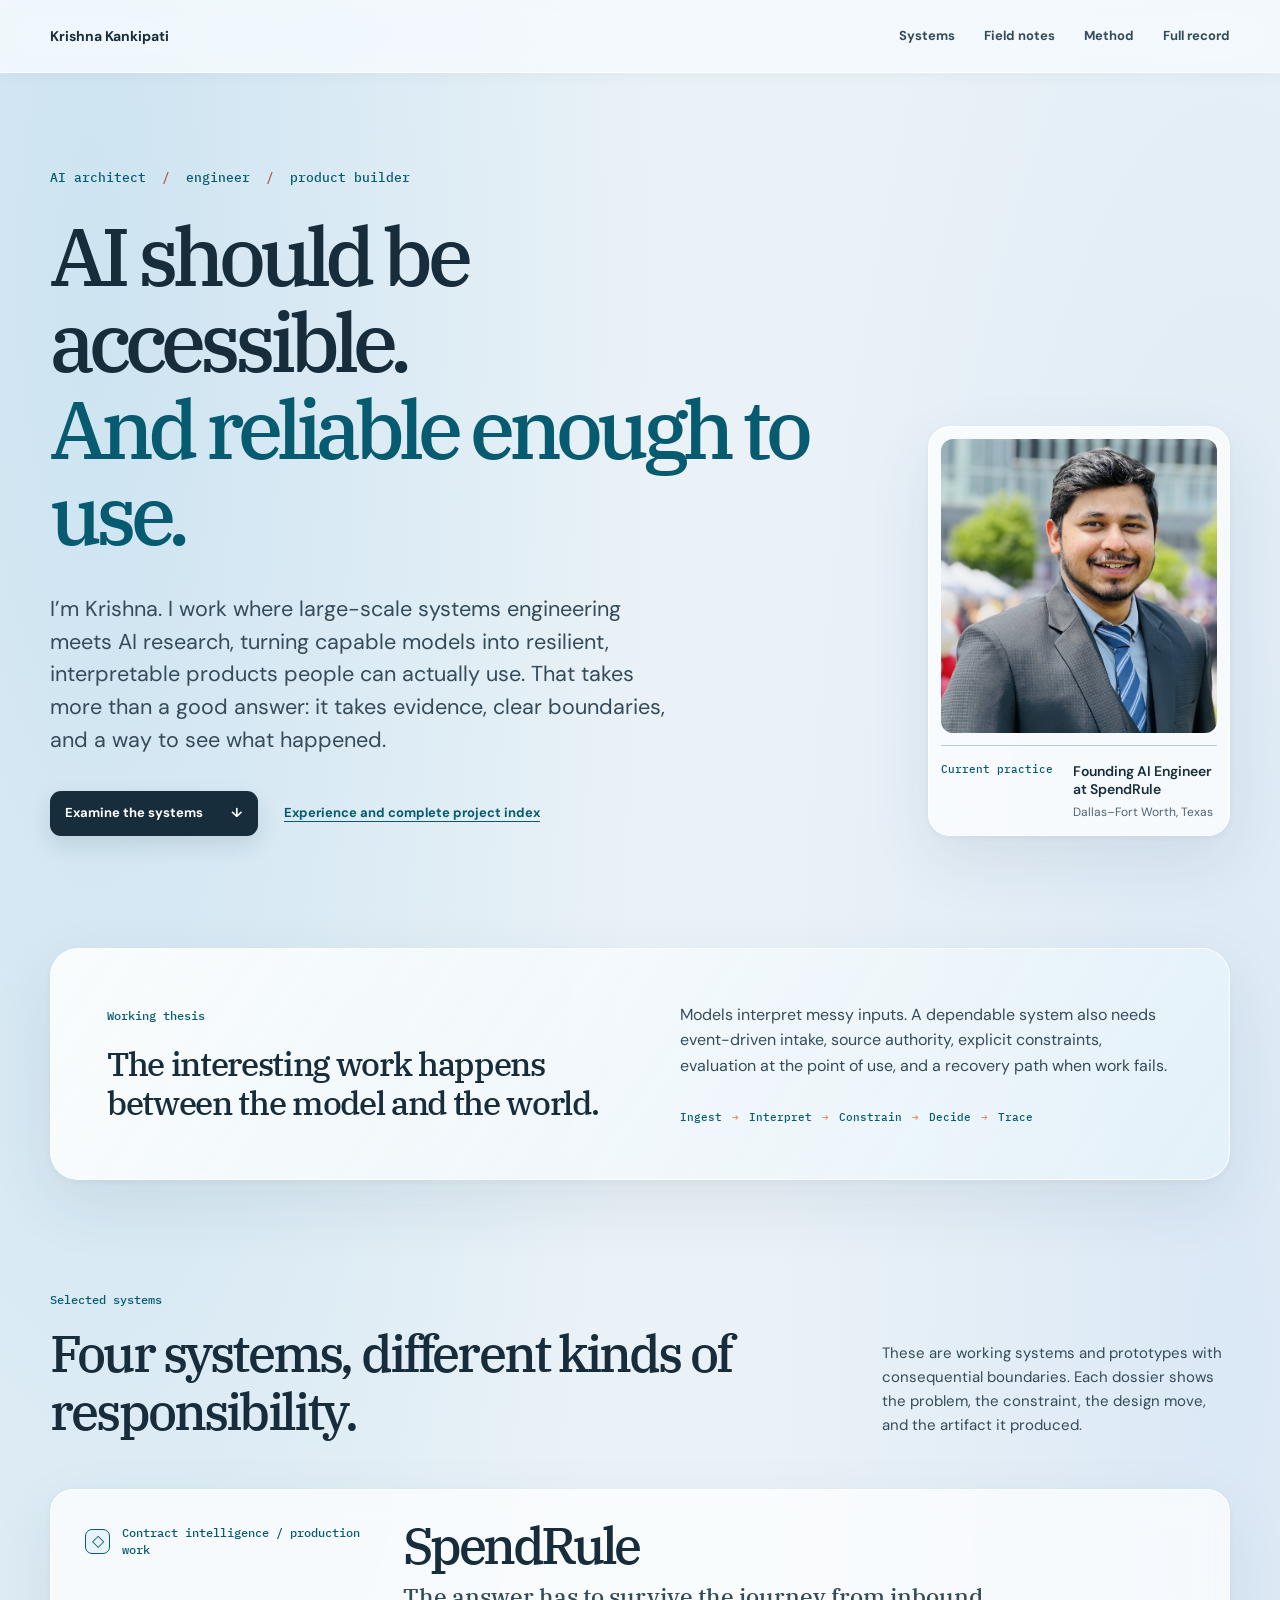
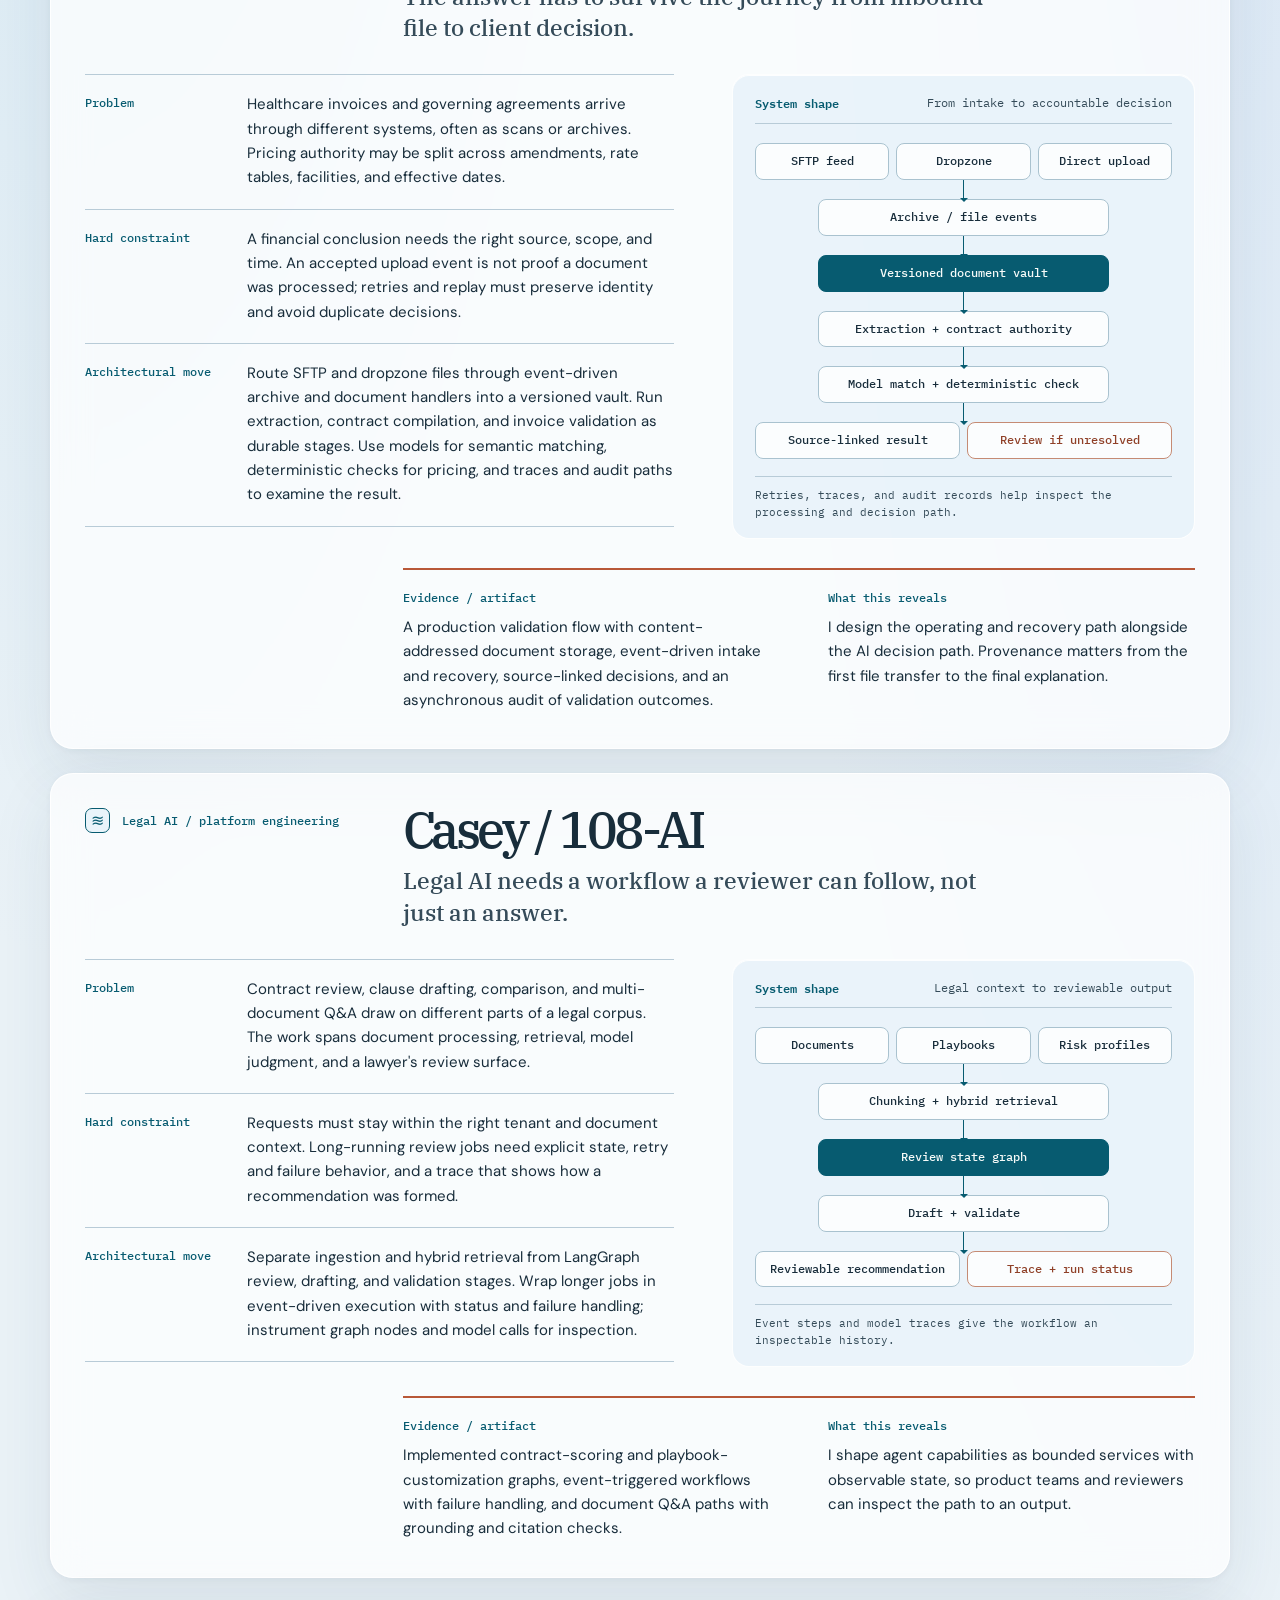
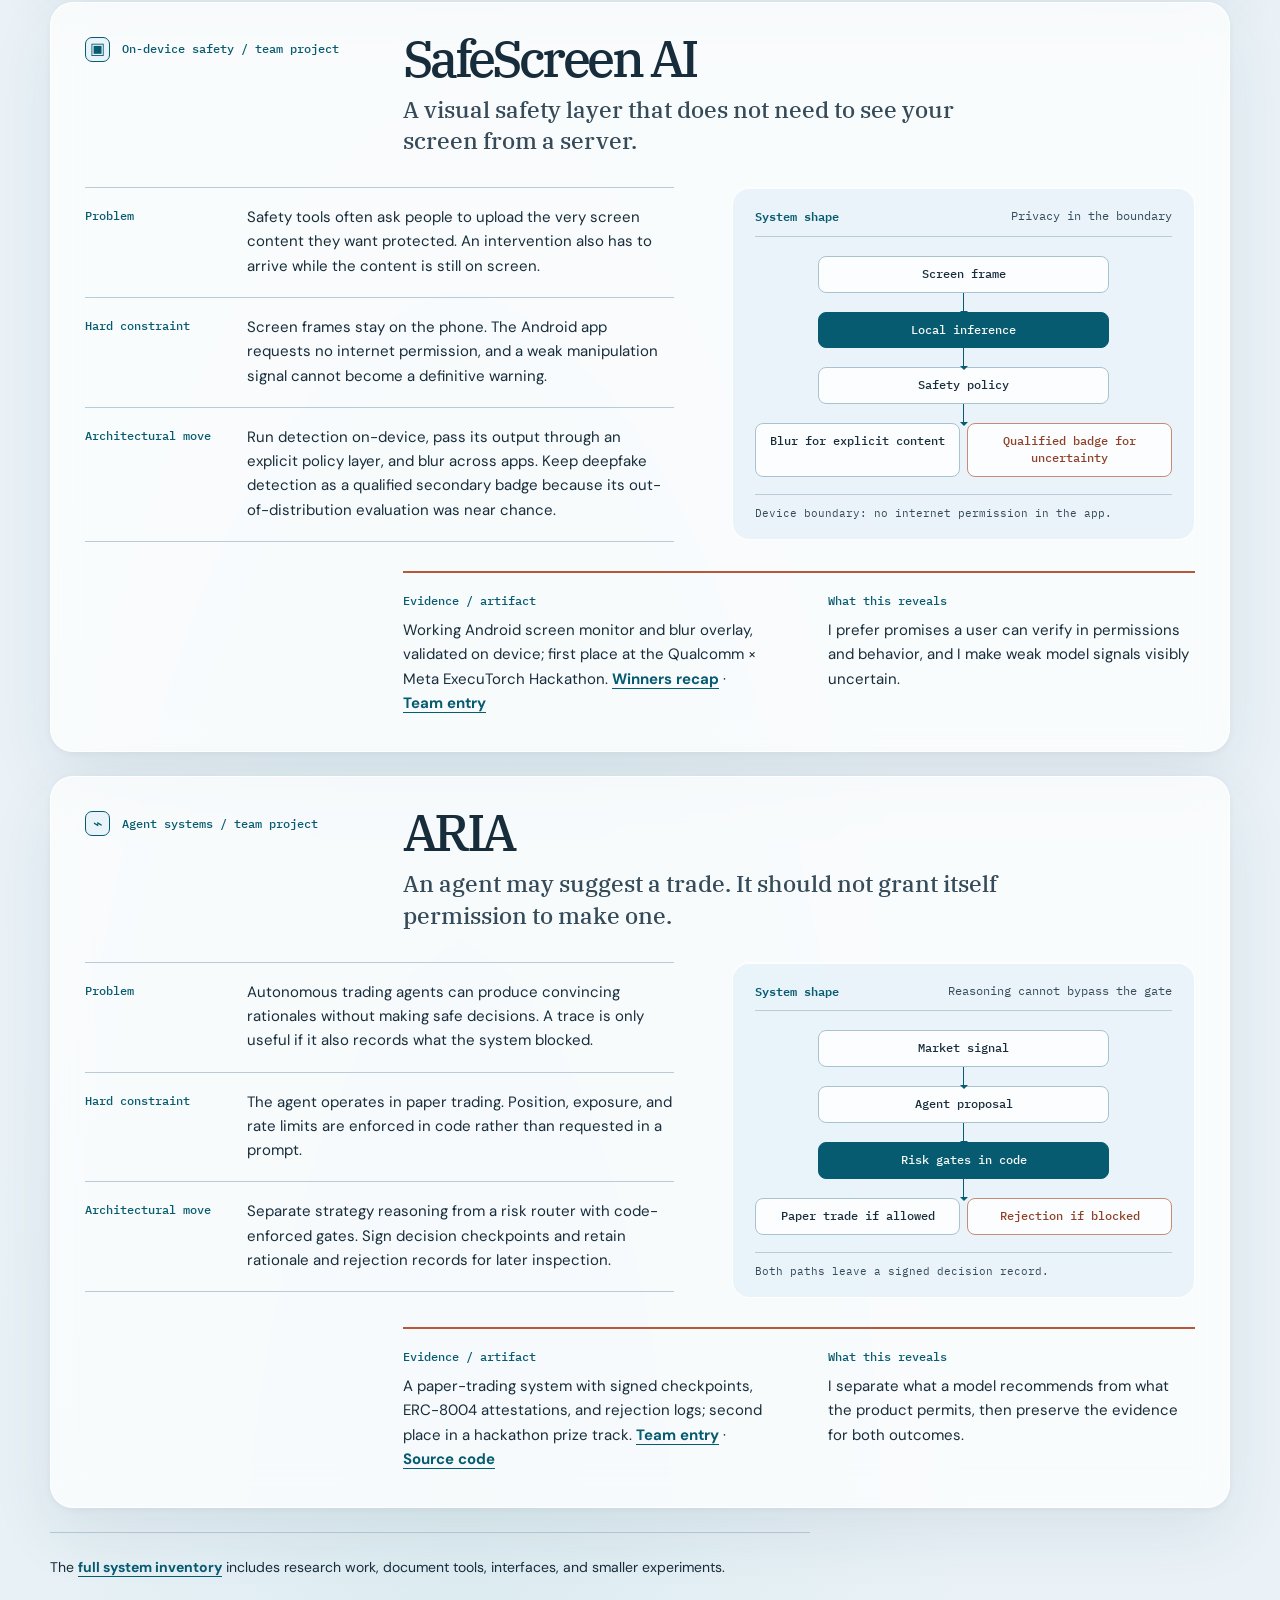
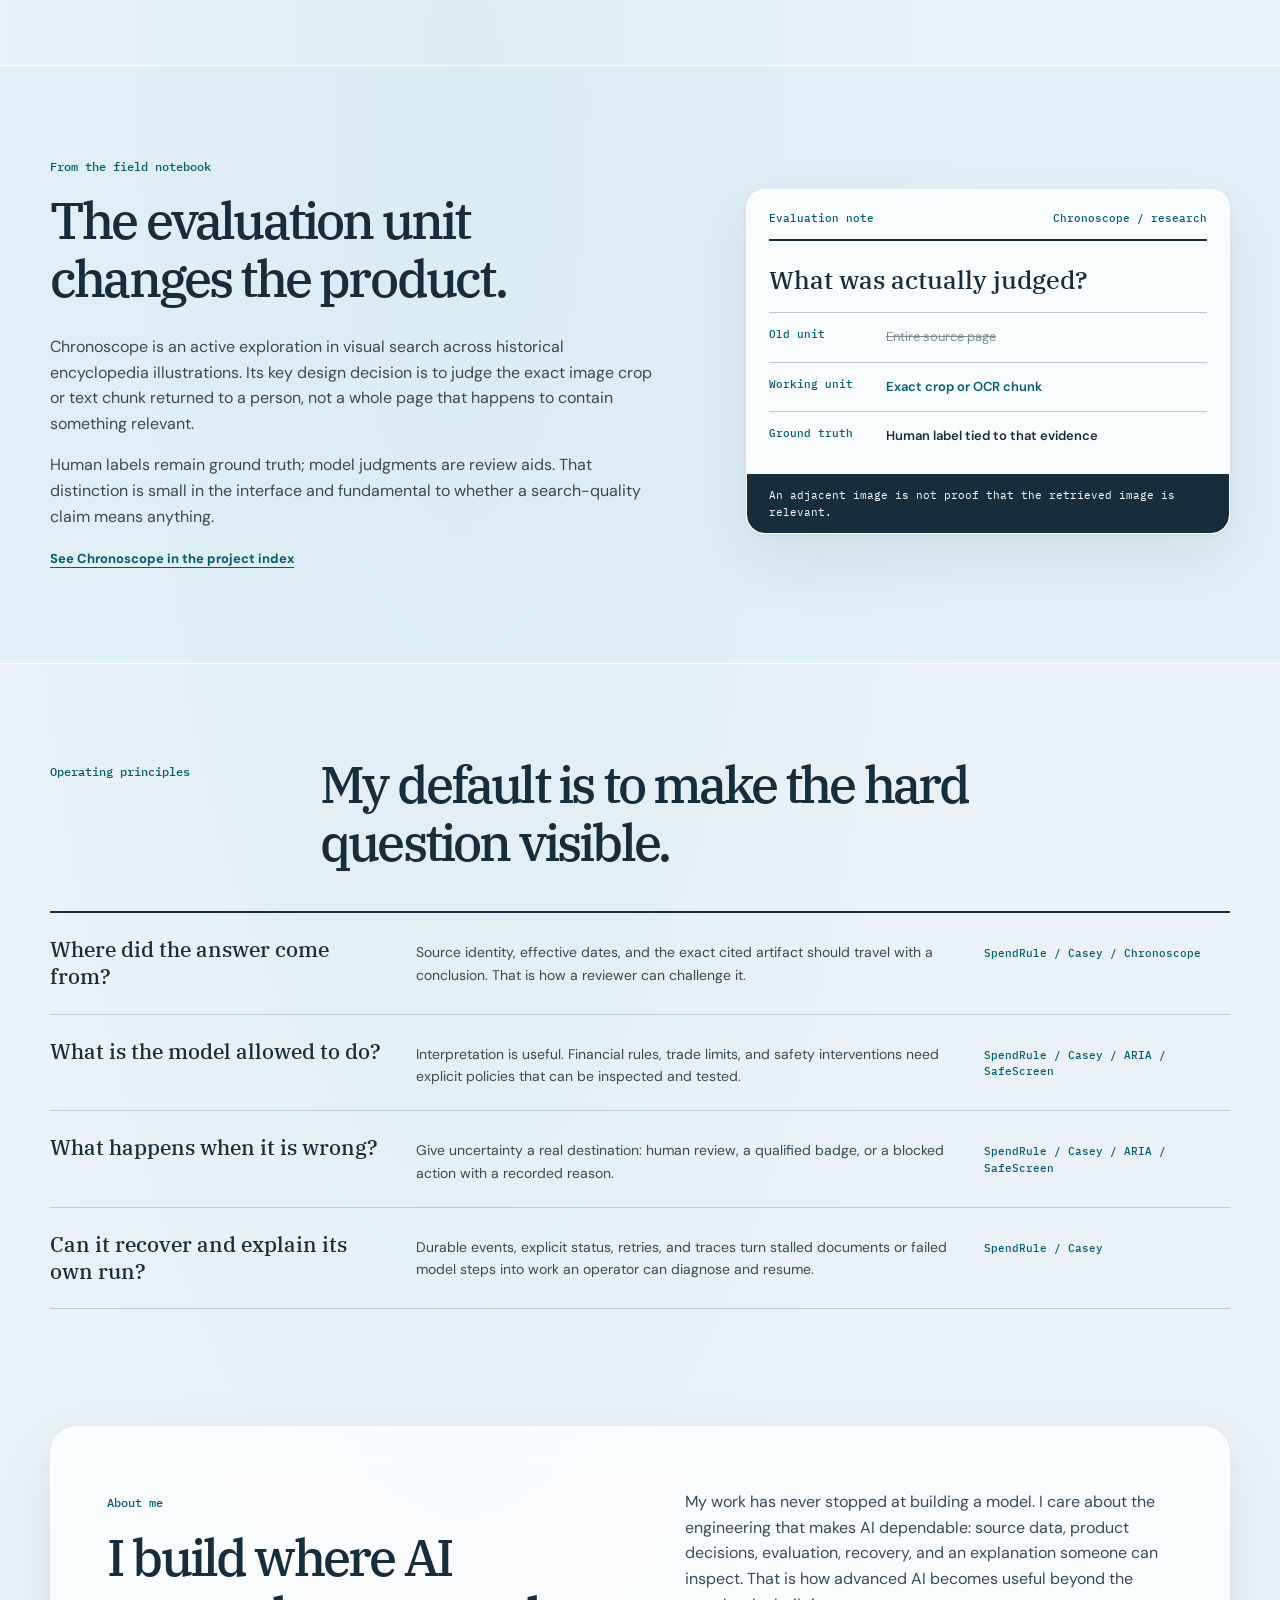
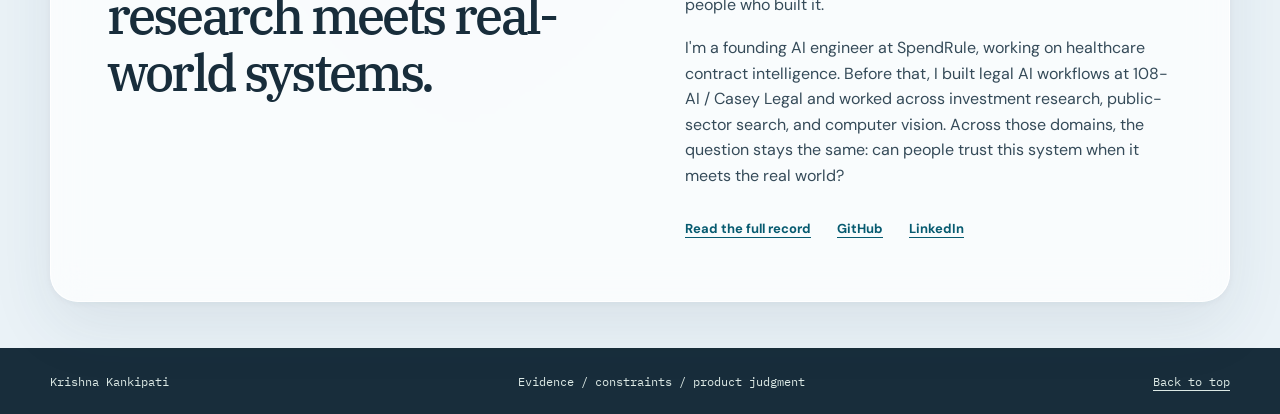
<file: index.html>
<!doctype html>
<html lang="en">
<head>
  <meta charset="utf-8">
  <meta name="viewport" content="width=device-width, initial-scale=1">
  <meta name="description" content="Krishna Kankipati is a founding AI engineer at SpendRule. Explore his work in contract intelligence, legal AI, on-device safety, and autonomous agents.">
  <title>Krishna Kankipati | AI Architect &amp; Founding AI Engineer</title>
  <link rel="canonical" href="https://krishna2709.github.io/portfolio/">
  <meta property="og:type" content="profile">
  <meta property="og:site_name" content="Krishna Kankipati">
  <meta property="og:title" content="Krishna Kankipati | AI Architect &amp; Founding AI Engineer">
  <meta property="og:description" content="AI systems built for evidence, reliability, and real-world use. Explore Krishna's work across contract intelligence, legal AI, on-device safety, and agents.">
  <meta property="og:url" content="https://krishna2709.github.io/portfolio/">
  <meta property="og:image" content="https://krishna2709.github.io/portfolio/assets/social-preview.jpg">
  <meta property="og:image:width" content="1200">
  <meta property="og:image:height" content="630">
  <meta property="og:image:alt" content="Krishna Kankipati beside the words AI should be accessible and reliable enough to use">
  <meta name="twitter:card" content="summary_large_image">
  <meta name="twitter:title" content="Krishna Kankipati | AI Architect &amp; Founding AI Engineer">
  <meta name="twitter:description" content="AI systems built for evidence, reliability, and real-world use.">
  <meta name="twitter:image" content="https://krishna2709.github.io/portfolio/assets/social-preview.jpg">
  <script type="application/ld+json">
  {
    "@context": "https://schema.org",
    "@type": "ProfilePage",
    "@id": "https://krishna2709.github.io/portfolio/#profile",
    "url": "https://krishna2709.github.io/portfolio/",
    "mainEntity": {
      "@type": "Person",
      "@id": "https://krishna2709.github.io/portfolio/#person",
      "name": "Krishna Kankipati",
      "url": "https://krishna2709.github.io/portfolio/",
      "image": "https://krishna2709.github.io/portfolio/assets/krishna-headshot.jpg",
      "jobTitle": "Founding AI Engineer",
      "worksFor": {"@type": "Organization", "name": "SpendRule"},
      "description": "AI architect and engineer building reliable, interpretable systems across contract intelligence, legal AI, on-device safety, and autonomous agents.",
      "sameAs": [
        "https://github.com/Krishna2709",
        "https://www.linkedin.com/in/krishnacse/"
      ]
    }
  }
  </script>
  <link rel="preconnect" href="https://fonts.googleapis.com">
  <link rel="preconnect" href="https://fonts.gstatic.com" crossorigin>
  <link href="https://fonts.googleapis.com/css2?family=DM+Sans:wght@400;500;600;700&family=IBM+Plex+Mono:wght@400;500;600&family=IBM+Plex+Serif:wght@400;500;600&display=swap" rel="stylesheet">
  <link rel="stylesheet" href="styles.css">
</head>
<body class="site-home">
  <a class="skip-link" href="#main">Skip to content</a>
  <header class="site-header">
    <div class="container header-row">
      <a class="site-mark" href="index.html" aria-label="Krishna Kankipati, home">Krishna Kankipati</a>
      <nav aria-label="Main navigation"><a href="#systems">Systems</a><a href="#notes">Field notes</a><a href="#method">Method</a><a href="cv.html">Full record</a></nav>
    </div>
  </header>
  <main id="main">
    <section class="cover container" aria-labelledby="cover-title">
      <div class="cover-main">
        <p class="cover-kicker">AI architect <span aria-hidden="true">/</span> engineer <span aria-hidden="true">/</span> product builder</p>
        <h1 id="cover-title">AI should be accessible.<br><span>And reliable enough to use.</span></h1>
        <p class="cover-intro">I’m Krishna. I work where large-scale systems engineering meets AI research, turning capable models into resilient, interpretable products people can actually use. That takes more than a good answer: it takes evidence, clear boundaries, and a way to see what happened.</p>
        <div class="cover-links"><a class="primary-link" href="#systems">Examine the systems <span aria-hidden="true">↓</span></a><a href="cv.html">Experience and complete project index</a></div>
      </div>
      <aside class="cover-identity" aria-label="About Krishna">
        <img src="assets/krishna-headshot.jpg" alt="Krishna Kankipati" width="1311" height="1400">
        <div class="identity-caption"><span>Current practice</span><strong>Founding AI Engineer<br>at SpendRule</strong><p>Dallas–Fort Worth, Texas</p></div>
      </aside>
    </section>

    <section class="system-thesis" aria-labelledby="thesis-title"><div class="container thesis-grid"><div class="thesis-lead"><span class="section-marker">Working thesis</span><h2 id="thesis-title">The interesting work happens between the model and the world.</h2></div><div class="thesis-detail"><p>Models interpret messy inputs. A dependable system also needs event-driven intake, source authority, explicit constraints, evaluation at the point of use, and a recovery path when work fails.</p><div class="trace-line" aria-label="Typical system path"><span>Ingest</span><span>Interpret</span><span>Constrain</span><span>Decide</span><span>Trace</span></div></div></div></section>

    <section class="systems container" id="systems" aria-labelledby="systems-title">
      <header class="section-heading"><div><span class="section-marker">Selected systems</span><h2 id="systems-title">Four systems, different kinds of responsibility.</h2></div><p>These are working systems and prototypes with consequential boundaries. Each dossier shows the problem, the constraint, the design move, and the artifact it produced.</p></header>

      <article class="dossier" id="spendrule" aria-labelledby="spendrule-title">
        <header class="dossier-heading"><div class="dossier-id"><span class="dossier-glyph" aria-hidden="true">◇</span><span>Contract intelligence / production work</span></div><div><h3 id="spendrule-title">SpendRule</h3><p>The answer has to survive the journey from inbound file to client decision.</p></div></header>
        <div class="dossier-body">
          <div class="dossier-story"><div class="anatomy-item"><h4>Problem</h4><p>Healthcare invoices and governing agreements arrive through different systems, often as scans or archives. Pricing authority may be split across amendments, rate tables, facilities, and effective dates.</p></div><div class="anatomy-item"><h4>Hard constraint</h4><p>A financial conclusion needs the right source, scope, and time. An accepted upload event is not proof a document was processed; retries and replay must preserve identity and avoid duplicate decisions.</p></div><div class="anatomy-item"><h4>Architectural move</h4><p>Route SFTP and dropzone files through event-driven archive and document handlers into a versioned vault. Run extraction, contract compilation, and invoice validation as durable stages. Use models for semantic matching, deterministic checks for pricing, and traces and audit paths to examine the result.</p></div></div>
          <figure class="system-figure"><figcaption>System shape <span>From intake to accountable decision</span></figcaption><div class="map map-contract"><div class="map-inputs"><span>SFTP feed</span><span>Dropzone</span><span>Direct upload</span></div><div class="map-connector" aria-hidden="true"></div><div class="map-stage">Archive / file events</div><div class="map-connector" aria-hidden="true"></div><div class="map-stage emph">Versioned document vault</div><div class="map-connector" aria-hidden="true"></div><div class="map-stage">Extraction + contract authority</div><div class="map-connector" aria-hidden="true"></div><div class="map-stage">Model match + deterministic check</div><div class="map-connector" aria-hidden="true"></div><div class="map-output"><span>Source-linked result</span><span>Review if unresolved</span></div></div><p class="map-foot">Retries, traces, and audit records help inspect the processing and decision path.</p></figure>
        </div>
        <div class="dossier-bottom"><div><h4>Evidence / artifact</h4><p>A production validation flow with content-addressed document storage, event-driven intake and recovery, source-linked decisions, and an asynchronous audit of validation outcomes.</p></div><div><h4>What this reveals</h4><p>I design the operating and recovery path alongside the AI decision path. Provenance matters from the first file transfer to the final explanation.</p></div></div>
      </article>

      <article class="dossier" id="casey" aria-labelledby="casey-title">
        <header class="dossier-heading"><div class="dossier-id"><span class="dossier-glyph" aria-hidden="true">≋</span><span>Legal AI / platform engineering</span></div><div><h3 id="casey-title">Casey / 108-AI</h3><p>Legal AI needs a workflow a reviewer can follow, not just an answer.</p></div></header>
        <div class="dossier-body"><div class="dossier-story"><div class="anatomy-item"><h4>Problem</h4><p>Contract review, clause drafting, comparison, and multi-document Q&amp;A draw on different parts of a legal corpus. The work spans document processing, retrieval, model judgment, and a lawyer's review surface.</p></div><div class="anatomy-item"><h4>Hard constraint</h4><p>Requests must stay within the right tenant and document context. Long-running review jobs need explicit state, retry and failure behavior, and a trace that shows how a recommendation was formed.</p></div><div class="anatomy-item"><h4>Architectural move</h4><p>Separate ingestion and hybrid retrieval from LangGraph review, drafting, and validation stages. Wrap longer jobs in event-driven execution with status and failure handling; instrument graph nodes and model calls for inspection.</p></div></div>
          <figure class="system-figure"><figcaption>System shape <span>Legal context to reviewable output</span></figcaption><div class="map map-legal"><div class="map-inputs"><span>Documents</span><span>Playbooks</span><span>Risk profiles</span></div><div class="map-connector" aria-hidden="true"></div><div class="map-stage">Chunking + hybrid retrieval</div><div class="map-connector" aria-hidden="true"></div><div class="map-stage emph">Review state graph</div><div class="map-connector" aria-hidden="true"></div><div class="map-stage">Draft + validate</div><div class="map-connector" aria-hidden="true"></div><div class="map-output"><span>Reviewable recommendation</span><span>Trace + run status</span></div></div><p class="map-foot">Event steps and model traces give the workflow an inspectable history.</p></figure>
        </div><div class="dossier-bottom"><div><h4>Evidence / artifact</h4><p>Implemented contract-scoring and playbook-customization graphs, event-triggered workflows with failure handling, and document Q&amp;A paths with grounding and citation checks.</p></div><div><h4>What this reveals</h4><p>I shape agent capabilities as bounded services with observable state, so product teams and reviewers can inspect the path to an output.</p></div></div>
      </article>

      <article class="dossier" id="safescreen" aria-labelledby="safescreen-title">
        <header class="dossier-heading"><div class="dossier-id"><span class="dossier-glyph" aria-hidden="true">▣</span><span>On-device safety / team project</span></div><div><h3 id="safescreen-title">SafeScreen AI</h3><p>A visual safety layer that does not need to see your screen from a server.</p></div></header>
        <div class="dossier-body"><div class="dossier-story"><div class="anatomy-item"><h4>Problem</h4><p>Safety tools often ask people to upload the very screen content they want protected. An intervention also has to arrive while the content is still on screen.</p></div><div class="anatomy-item"><h4>Hard constraint</h4><p>Screen frames stay on the phone. The Android app requests no internet permission, and a weak manipulation signal cannot become a definitive warning.</p></div><div class="anatomy-item"><h4>Architectural move</h4><p>Run detection on-device, pass its output through an explicit policy layer, and blur across apps. Keep deepfake detection as a qualified secondary badge because its out-of-distribution evaluation was near chance.</p></div></div>
          <figure class="system-figure"><figcaption>System shape <span>Privacy in the boundary</span></figcaption><div class="map map-screen"><div class="map-stage">Screen frame</div><div class="map-connector" aria-hidden="true"></div><div class="map-stage emph">Local inference</div><div class="map-connector" aria-hidden="true"></div><div class="map-stage">Safety policy</div><div class="map-connector" aria-hidden="true"></div><div class="map-output"><span>Blur for explicit content</span><span>Qualified badge for uncertainty</span></div></div><p class="map-foot">Device boundary: no internet permission in the app.</p></figure>
        </div><div class="dossier-bottom"><div><h4>Evidence / artifact</h4><p>Working Android screen monitor and blur overlay, validated on device; first place at the Qualcomm × Meta ExecuTorch Hackathon. <a href="https://pytorch.org/blog/building-the-future-of-on-device-ai-at-the-executorch-hackathon/" target="_blank" rel="noopener noreferrer">Winners recap</a> · <a href="https://lablab.ai/ai-hackathons/qualcomm-x-meta-executorch-hackathon/safescreen-ai" target="_blank" rel="noopener noreferrer">Team entry</a></p></div><div><h4>What this reveals</h4><p>I prefer promises a user can verify in permissions and behavior, and I make weak model signals visibly uncertain.</p></div></div>
      </article>

      <article class="dossier" id="aria" aria-labelledby="aria-title">
        <header class="dossier-heading"><div class="dossier-id"><span class="dossier-glyph" aria-hidden="true">⌁</span><span>Agent systems / team project</span></div><div><h3 id="aria-title">ARIA</h3><p>An agent may suggest a trade. It should not grant itself permission to make one.</p></div></header>
        <div class="dossier-body"><div class="dossier-story"><div class="anatomy-item"><h4>Problem</h4><p>Autonomous trading agents can produce convincing rationales without making safe decisions. A trace is only useful if it also records what the system blocked.</p></div><div class="anatomy-item"><h4>Hard constraint</h4><p>The agent operates in paper trading. Position, exposure, and rate limits are enforced in code rather than requested in a prompt.</p></div><div class="anatomy-item"><h4>Architectural move</h4><p>Separate strategy reasoning from a risk router with code-enforced gates. Sign decision checkpoints and retain rationale and rejection records for later inspection.</p></div></div>
          <figure class="system-figure"><figcaption>System shape <span>Reasoning cannot bypass the gate</span></figcaption><div class="map map-aria"><div class="map-stage">Market signal</div><div class="map-connector" aria-hidden="true"></div><div class="map-stage">Agent proposal</div><div class="map-connector" aria-hidden="true"></div><div class="map-stage emph">Risk gates in code</div><div class="map-connector" aria-hidden="true"></div><div class="map-output"><span>Paper trade if allowed</span><span>Rejection if blocked</span></div></div><p class="map-foot">Both paths leave a signed decision record.</p></figure>
        </div><div class="dossier-bottom"><div><h4>Evidence / artifact</h4><p>A paper-trading system with signed checkpoints, ERC-8004 attestations, and rejection logs; second place in a hackathon prize track. <a href="https://lablab.ai/ai-hackathons/ai-trading-agents/0truxt" target="_blank" rel="noopener noreferrer">Team entry</a> · <a href="https://github.com/Krishna2709/project-aria" target="_blank" rel="noopener noreferrer">Source code</a></p></div><div><h4>What this reveals</h4><p>I separate what a model recommends from what the product permits, then preserve the evidence for both outcomes.</p></div></div>
      </article>
      <p class="inventory-link">The <a href="cv.html#projects">full system inventory</a> includes research work, document tools, interfaces, and smaller experiments.</p>
    </section>

    <section class="notebook" id="notes" aria-labelledby="notes-title"><div class="container notebook-grid"><div class="notebook-intro"><span class="section-marker">From the field notebook</span><h2 id="notes-title">The evaluation unit changes the product.</h2><p>Chronoscope is an active exploration in visual search across historical encyclopedia illustrations. Its key design decision is to judge the exact image crop or text chunk returned to a person, not a whole page that happens to contain something relevant.</p><p>Human labels remain ground truth; model judgments are review aids. That distinction is small in the interface and fundamental to whether a search-quality claim means anything.</p><a href="cv.html#projects">See Chronoscope in the project index</a></div><div class="evidence-sheet" aria-label="Chronoscope evaluation note"><div class="sheet-top"><span>Evaluation note</span><span>Chronoscope / research</span></div><div class="sheet-question">What was actually judged?</div><div class="sheet-row"><span>Old unit</span><del>Entire source page</del></div><div class="sheet-row selected"><span>Working unit</span><strong>Exact crop or OCR chunk</strong></div><div class="sheet-row"><span>Ground truth</span><strong>Human label tied to that evidence</strong></div><div class="sheet-bottom">An adjacent image is not proof that the retrieved image is relevant.</div></div></div></section>

    <section class="method container" id="method" aria-labelledby="method-title"><div class="method-intro"><span class="section-marker">Operating principles</span><h2 id="method-title">My default is to make the hard question visible.</h2></div><div class="method-list"><div><h3>Where did the answer come from?</h3><p>Source identity, effective dates, and the exact cited artifact should travel with a conclusion. That is how a reviewer can challenge it.</p><span>SpendRule / Casey / Chronoscope</span></div><div><h3>What is the model allowed to do?</h3><p>Interpretation is useful. Financial rules, trade limits, and safety interventions need explicit policies that can be inspected and tested.</p><span>SpendRule / Casey / ARIA / SafeScreen</span></div><div><h3>What happens when it is wrong?</h3><p>Give uncertainty a real destination: human review, a qualified badge, or a blocked action with a recorded reason.</p><span>SpendRule / Casey / ARIA / SafeScreen</span></div><div><h3>Can it recover and explain its own run?</h3><p>Durable events, explicit status, retries, and traces turn stalled documents or failed model steps into work an operator can diagnose and resume.</p><span>SpendRule / Casey</span></div></div></section>

    <section class="closing" aria-labelledby="closing-title"><div class="container closing-grid"><div><span class="section-marker">About me</span><h2 id="closing-title">I build where AI research meets real-world systems.</h2></div><div><p>My work has never stopped at building a model. I care about the engineering that makes AI dependable: source data, product decisions, evaluation, recovery, and an explanation someone can inspect. That is how advanced AI becomes useful beyond the people who built it.</p><p>I'm a founding AI engineer at SpendRule, working on healthcare contract intelligence. Before that, I built legal AI workflows at 108-AI / Casey Legal and worked across investment research, public-sector search, and computer vision. Across those domains, the question stays the same: can people trust this system when it meets the real world?</p><div class="closing-links"><a href="cv.html">Read the full record</a><a href="https://github.com/Krishna2709" target="_blank" rel="noopener noreferrer">GitHub</a><a href="https://www.linkedin.com/in/krishnacse/" target="_blank" rel="noopener noreferrer">LinkedIn</a></div></div></div></section>
  </main>
  <footer class="site-footer"><div class="container footer-row"><span>Krishna Kankipati</span><span>Evidence / constraints / product judgment</span><a href="#main">Back to top</a></div></footer>
</body>
</html>
</file>
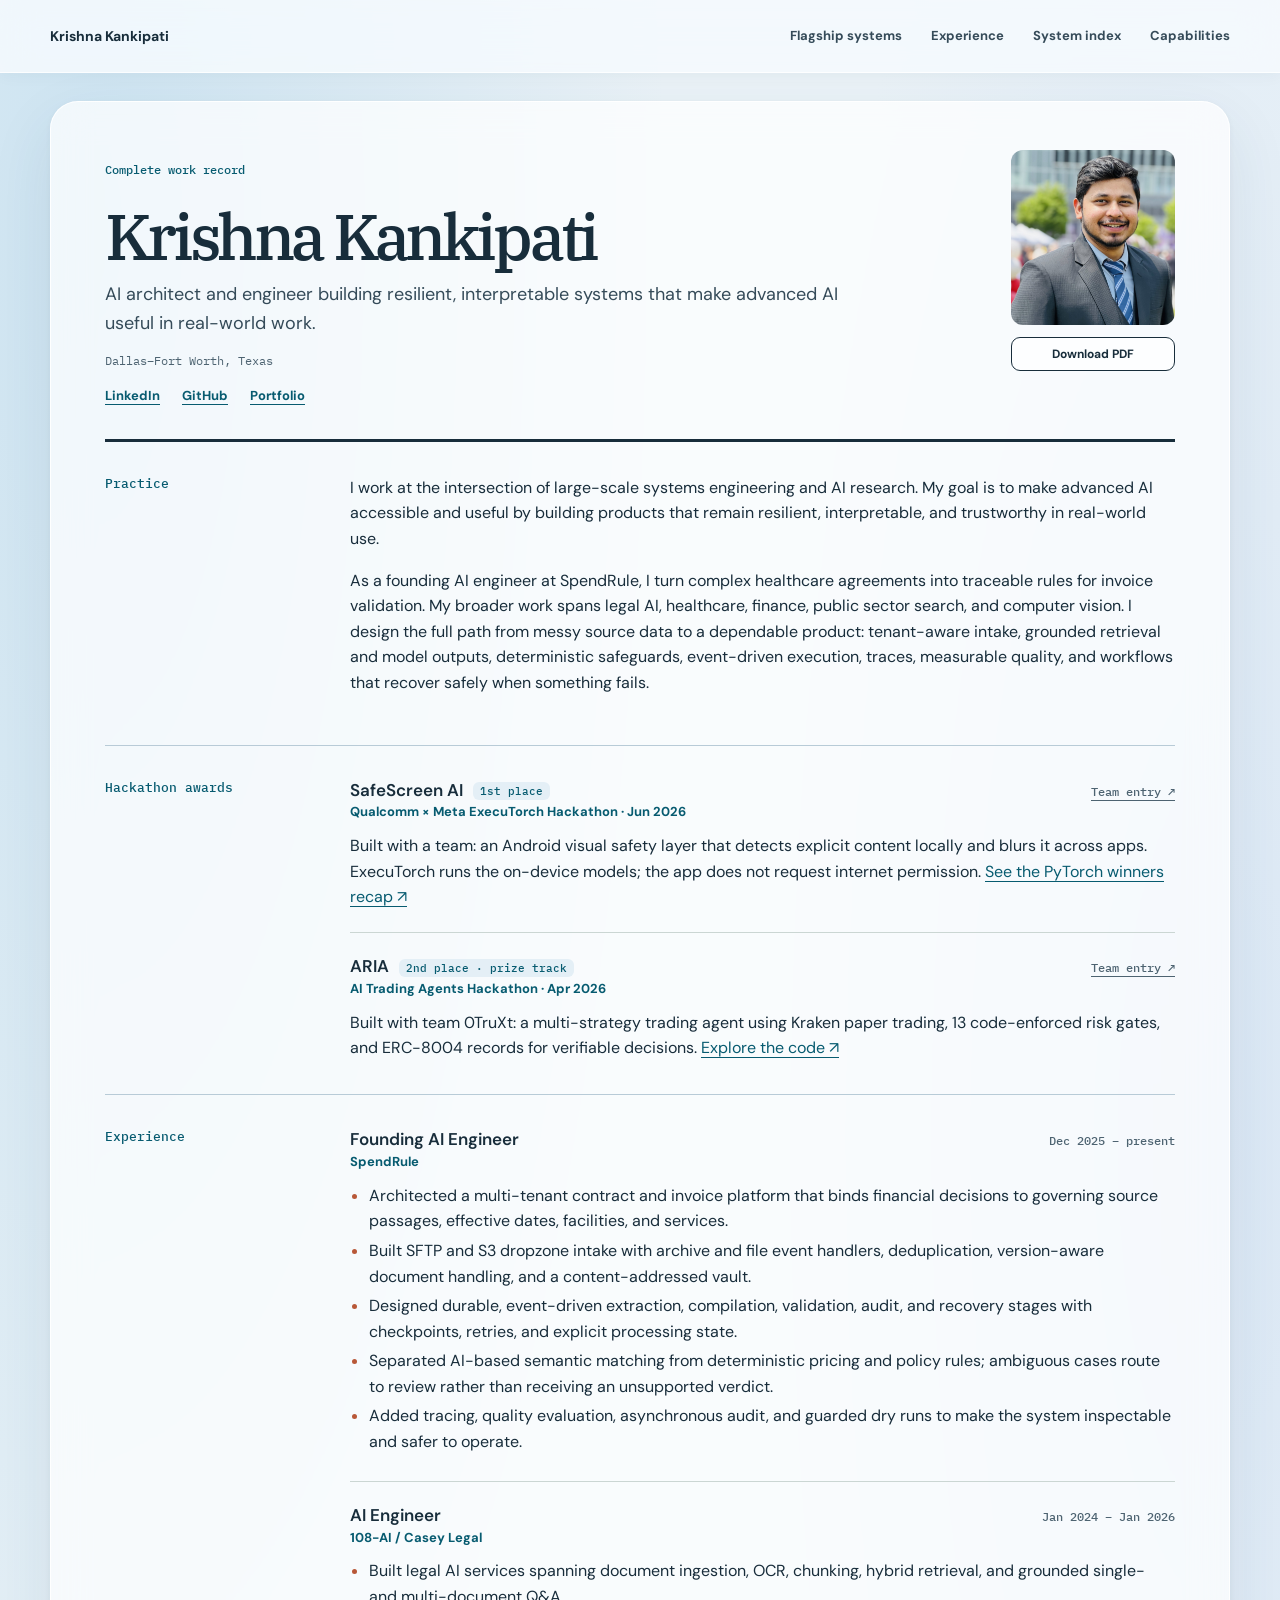
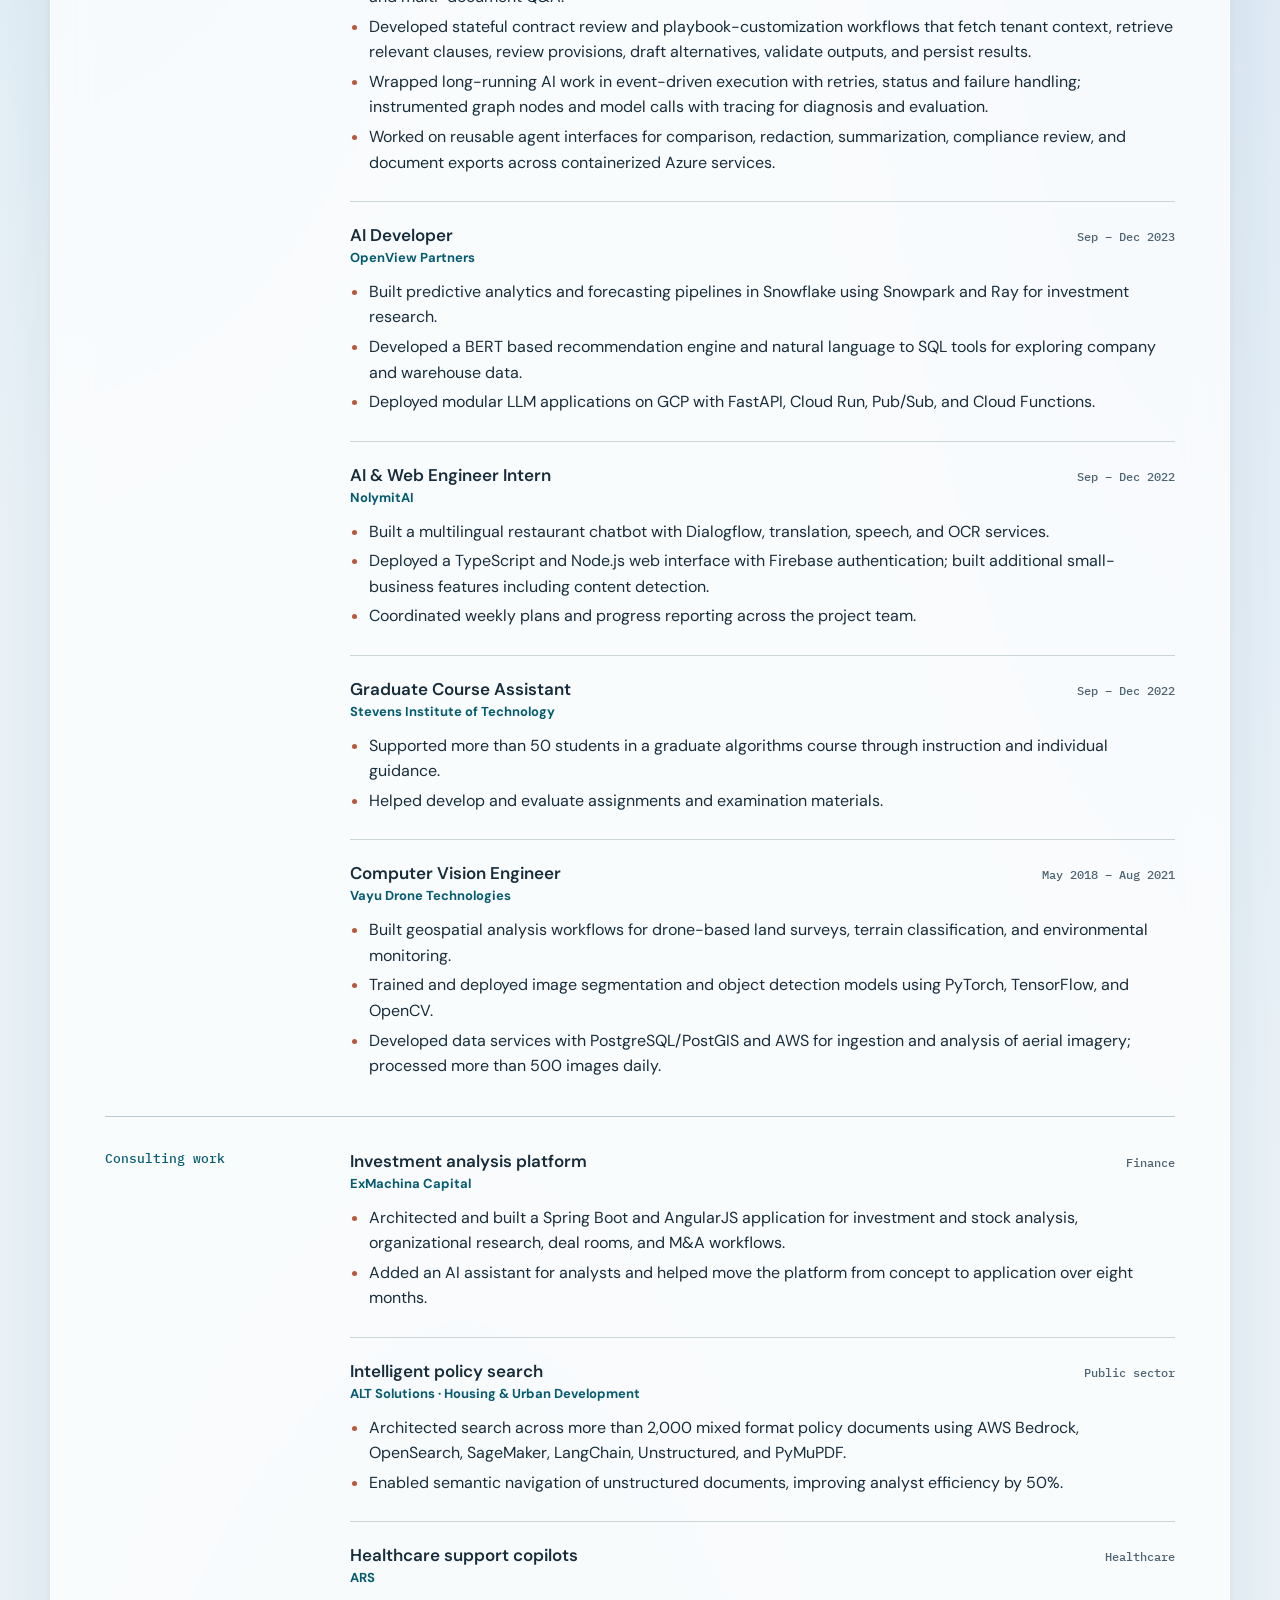
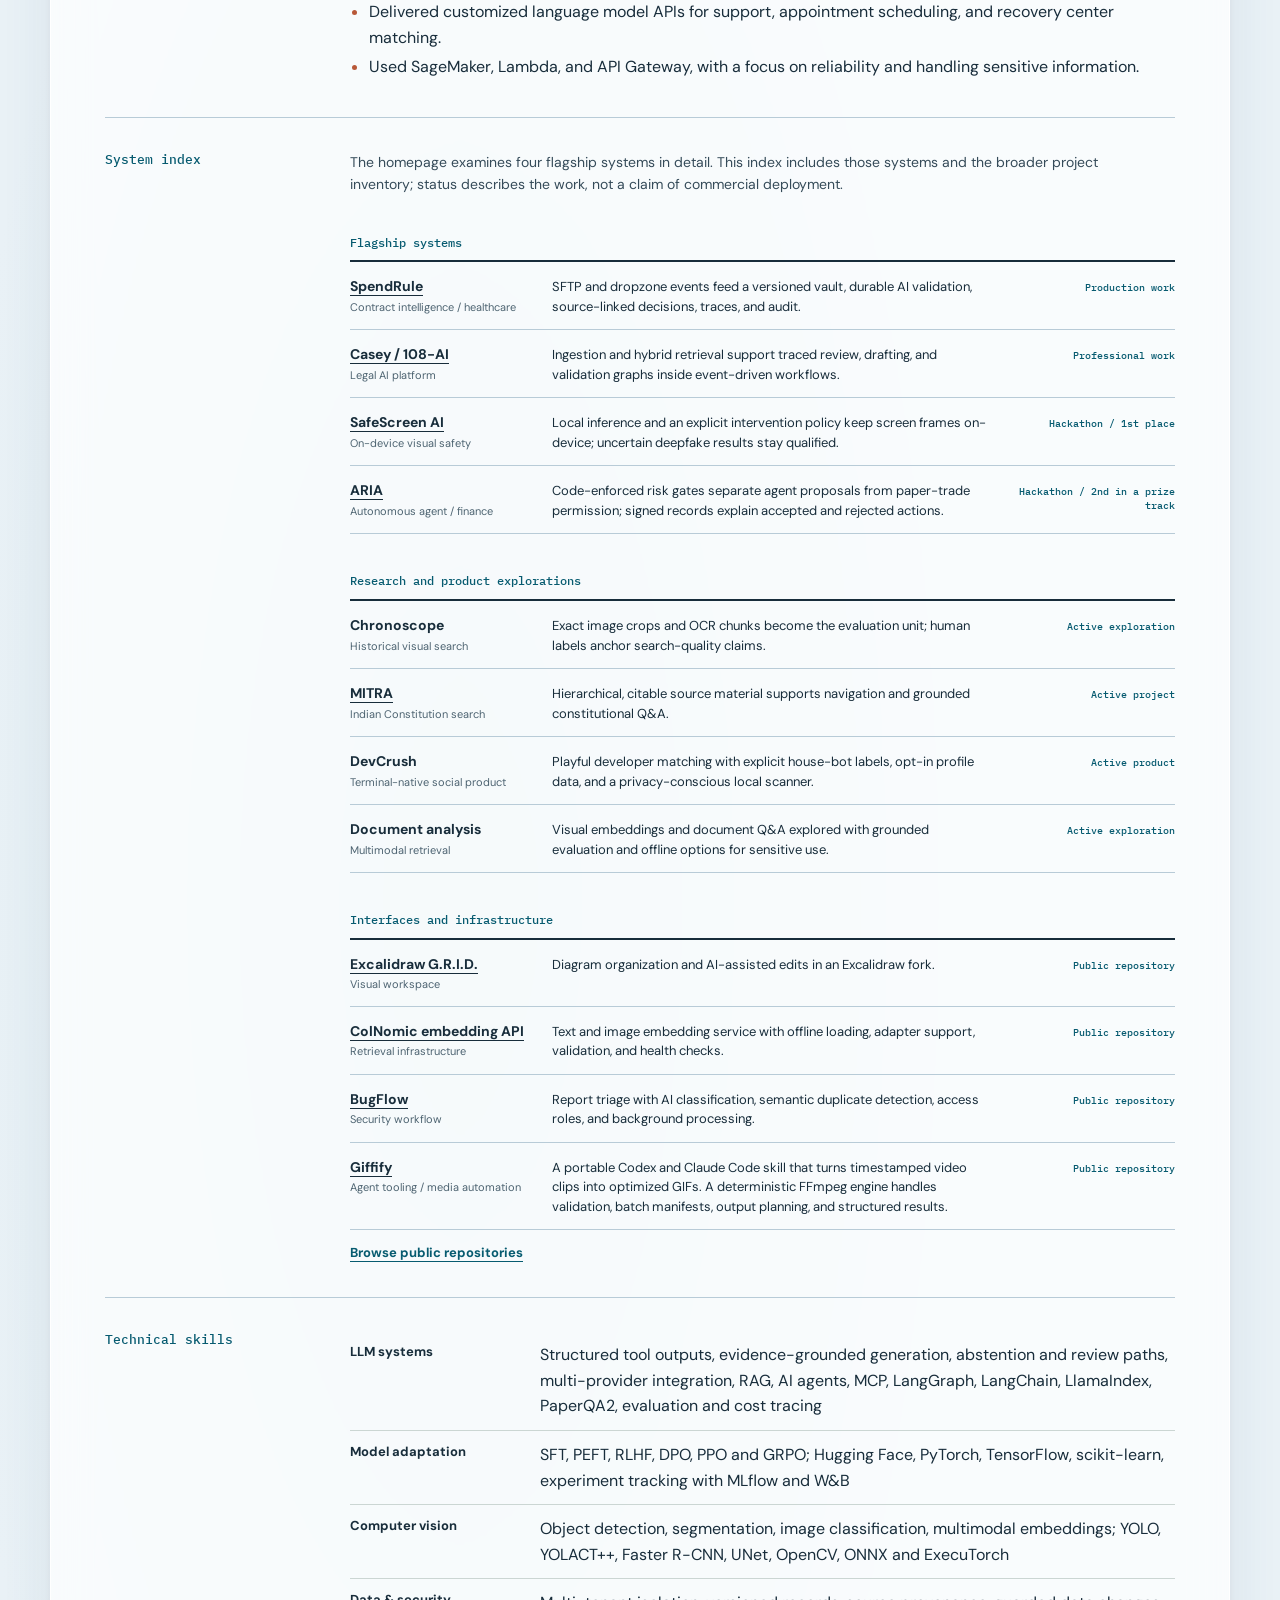
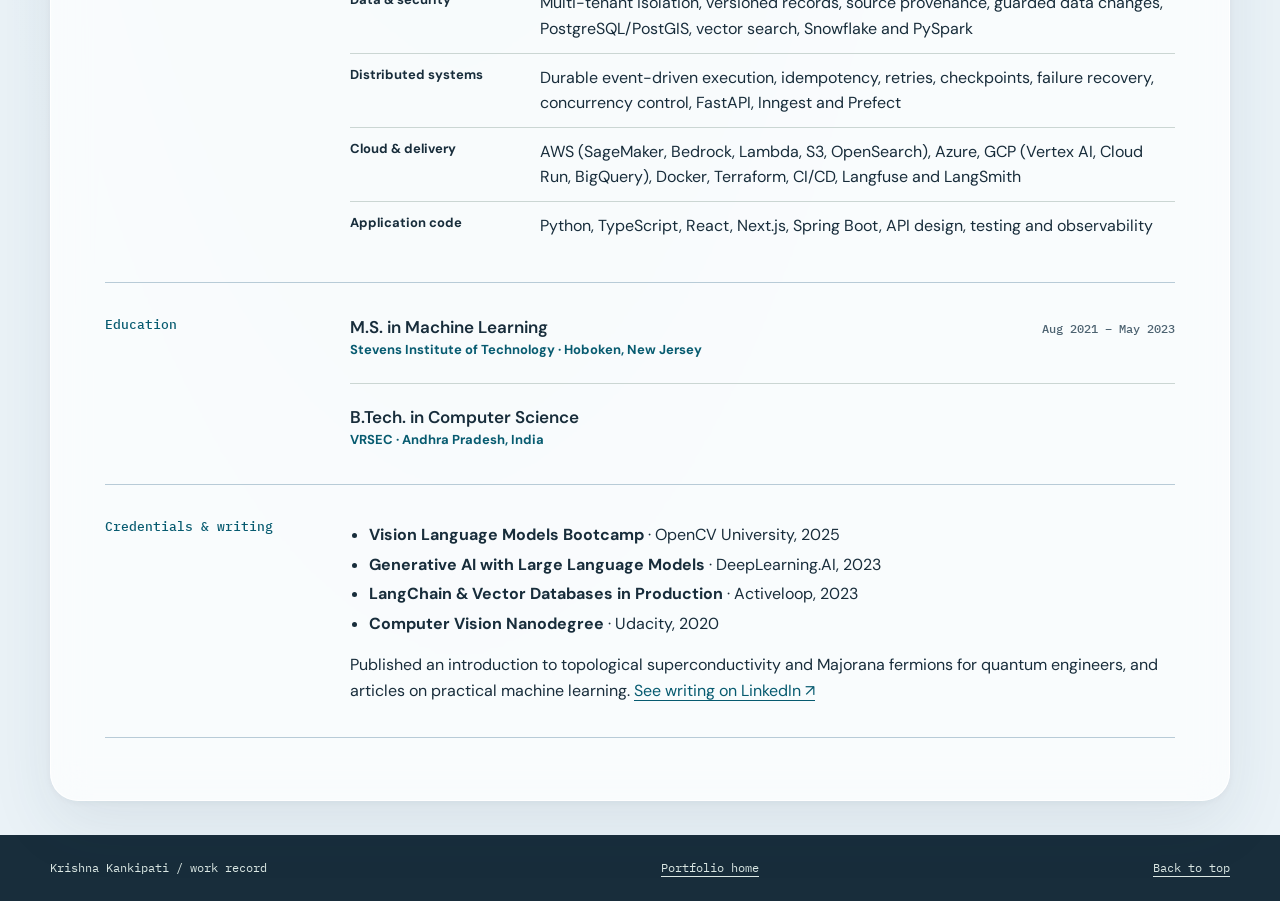
<file: cv.html>
<!doctype html>
<html lang="en">
<head>
  <meta charset="utf-8"><meta name="viewport" content="width=device-width,initial-scale=1">
  <meta name="description" content="Krishna Kankipati's AI engineering CV: founding engineer at SpendRule, legal AI at 108-AI, selected systems, technical skills, and hackathon awards.">
  <title>Krishna Kankipati | AI Engineer CV &amp; Projects</title>
  <link rel="canonical" href="https://krishna2709.github.io/portfolio/cv.html">
  <meta property="og:type" content="profile">
  <meta property="og:site_name" content="Krishna Kankipati">
  <meta property="og:title" content="Krishna Kankipati | AI Engineer CV &amp; Projects">
  <meta property="og:description" content="Experience, systems, skills, and awards from AI architect and founding engineer Krishna Kankipati.">
  <meta property="og:url" content="https://krishna2709.github.io/portfolio/cv.html">
  <meta property="og:image" content="https://krishna2709.github.io/portfolio/assets/social-preview.jpg">
  <meta property="og:image:width" content="1200">
  <meta property="og:image:height" content="630">
  <meta property="og:image:alt" content="Krishna Kankipati beside the words AI should be accessible and reliable enough to use">
  <meta name="twitter:card" content="summary_large_image">
  <meta name="twitter:title" content="Krishna Kankipati | AI Engineer CV &amp; Projects">
  <meta name="twitter:description" content="Experience, systems, skills, and awards from AI architect Krishna Kankipati.">
  <meta name="twitter:image" content="https://krishna2709.github.io/portfolio/assets/social-preview.jpg">
  <link rel="preconnect" href="https://fonts.googleapis.com"><link rel="preconnect" href="https://fonts.gstatic.com" crossorigin>
  <link href="https://fonts.googleapis.com/css2?family=DM+Sans:wght@400;500;600;700&family=IBM+Plex+Mono:wght@400;500;600&family=IBM+Plex+Serif:wght@400;500;600&display=swap" rel="stylesheet">
  <link rel="stylesheet" href="styles.css">
</head>
<body class="site-cv">
  <a class="skip-link" href="#main">Skip to record</a>
  <header class="site-header"><div class="container header-row"><a class="site-mark" href="index.html" aria-label="Krishna Kankipati, home">Krishna Kankipati</a><nav aria-label="Record navigation"><a href="index.html#systems">Flagship systems</a><a href="#experience">Experience</a><a href="#projects">System index</a><a href="#skills">Capabilities</a></nav></div></header>
  <main id="main" class="container cv">
    <header class="cv-header">
      <div class="cv-title-block"><p class="section-marker">Complete work record</p><h1>Krishna Kankipati</h1><p class="cv-subtitle">AI architect and engineer building resilient, interpretable systems that make advanced AI useful in real-world work.</p><p class="location">Dallas–Fort Worth, Texas</p></div>
      <div class="cv-identity"><img class="portrait" src="assets/krishna-headshot.jpg" alt="Krishna Kankipati" width="1311" height="1400"><a class="print-button" href="assets/krishna-kankipati-resume.pdf" download="Krishna-Kankipati-Resume.pdf">Download PDF</a></div>
      <div class="contact-links" aria-label="Profile links"><a href="https://www.linkedin.com/in/krishnacse/" target="_blank" rel="noopener noreferrer">LinkedIn</a><a href="https://github.com/Krishna2709" target="_blank" rel="noopener noreferrer">GitHub</a><a href="https://krishna2709.github.io/portfolio/">Portfolio</a></div>
    </header>
    <section class="cv-section summary" aria-labelledby="profile-heading"><h2 id="profile-heading">Practice</h2><div class="section-body"><p>I work at the intersection of large-scale systems engineering and AI research. My goal is to make advanced AI accessible and useful by building products that remain resilient, interpretable, and trustworthy in real-world use.</p><p>As a founding AI engineer at SpendRule, I turn complex healthcare agreements into traceable rules for invoice validation. My broader work spans legal AI, healthcare, finance, public sector search, and computer vision. I design the full path from messy source data to a dependable product: tenant-aware intake, grounded retrieval and model outputs, deterministic safeguards, event-driven execution, traces, measurable quality, and workflows that recover safely when something fails.</p></div></section>
    <section class="cv-section" id="awards" aria-labelledby="awards-heading"><h2 id="awards-heading">Hackathon awards</h2><div class="section-body">
      <article class="entry award"><div class="entry-head"><div><h3>SafeScreen AI <span class="award-rank">1st place</span></h3><p class="organization">Qualcomm × Meta ExecuTorch Hackathon · Jun 2026</p></div><a class="entry-type" href="https://lablab.ai/ai-hackathons/qualcomm-x-meta-executorch-hackathon/safescreen-ai" target="_blank" rel="noopener noreferrer">Team entry ↗</a></div><p>Built with a team: an Android visual safety layer that detects explicit content locally and blurs it across apps. ExecuTorch runs the on-device models; the app does not request internet permission. <a href="https://pytorch.org/blog/building-the-future-of-on-device-ai-at-the-executorch-hackathon/" target="_blank" rel="noopener noreferrer">See the PyTorch winners recap ↗</a></p></article>
      <article class="entry award"><div class="entry-head"><div><h3>ARIA <span class="award-rank">2nd place · prize track</span></h3><p class="organization">AI Trading Agents Hackathon · Apr 2026</p></div><a class="entry-type" href="https://lablab.ai/ai-hackathons/ai-trading-agents/0truxt" target="_blank" rel="noopener noreferrer">Team entry ↗</a></div><p>Built with team 0TruXt: a multi-strategy trading agent using Kraken paper trading, 13 code-enforced risk gates, and ERC-8004 records for verifiable decisions. <a href="https://github.com/Krishna2709/project-aria" target="_blank" rel="noopener noreferrer">Explore the code ↗</a></p></article>
    </div></section>
    <section class="cv-section" id="experience" aria-labelledby="experience-heading"><h2 id="experience-heading">Experience</h2><div class="section-body">
      <article class="entry"><div class="entry-head"><div><h3>Founding AI Engineer</h3><p class="organization">SpendRule</p></div><time>Dec 2025 – present</time></div><ul><li>Architected a multi-tenant contract and invoice platform that binds financial decisions to governing source passages, effective dates, facilities, and services.</li><li>Built SFTP and S3 dropzone intake with archive and file event handlers, deduplication, version-aware document handling, and a content-addressed vault.</li><li>Designed durable, event-driven extraction, compilation, validation, audit, and recovery stages with checkpoints, retries, and explicit processing state.</li><li>Separated AI-based semantic matching from deterministic pricing and policy rules; ambiguous cases route to review rather than receiving an unsupported verdict.</li><li>Added tracing, quality evaluation, asynchronous audit, and guarded dry runs to make the system inspectable and safer to operate.</li></ul></article>
      <article class="entry"><div class="entry-head"><div><h3>AI Engineer</h3><p class="organization">108-AI / Casey Legal</p></div><time>Jan 2024 – Jan 2026</time></div><ul><li>Built legal AI services spanning document ingestion, OCR, chunking, hybrid retrieval, and grounded single- and multi-document Q&amp;A.</li><li>Developed stateful contract review and playbook-customization workflows that fetch tenant context, retrieve relevant clauses, review provisions, draft alternatives, validate outputs, and persist results.</li><li>Wrapped long-running AI work in event-driven execution with retries, status and failure handling; instrumented graph nodes and model calls with tracing for diagnosis and evaluation.</li><li>Worked on reusable agent interfaces for comparison, redaction, summarization, compliance review, and document exports across containerized Azure services.</li></ul></article>
      <article class="entry"><div class="entry-head"><div><h3>AI Developer</h3><p class="organization">OpenView Partners</p></div><time>Sep – Dec 2023</time></div><ul><li>Built predictive analytics and forecasting pipelines in Snowflake using Snowpark and Ray for investment research.</li><li>Developed a BERT based recommendation engine and natural language to SQL tools for exploring company and warehouse data.</li><li>Deployed modular LLM applications on GCP with FastAPI, Cloud Run, Pub/Sub, and Cloud Functions.</li></ul></article>
      <article class="entry"><div class="entry-head"><div><h3>AI &amp; Web Engineer Intern</h3><p class="organization">NolymitAI</p></div><time>Sep – Dec 2022</time></div><ul><li>Built a multilingual restaurant chatbot with Dialogflow, translation, speech, and OCR services.</li><li>Deployed a TypeScript and Node.js web interface with Firebase authentication; built additional small-business features including content detection.</li><li>Coordinated weekly plans and progress reporting across the project team.</li></ul></article>
      <article class="entry"><div class="entry-head"><div><h3>Graduate Course Assistant</h3><p class="organization">Stevens Institute of Technology</p></div><time>Sep – Dec 2022</time></div><ul><li>Supported more than 50 students in a graduate algorithms course through instruction and individual guidance.</li><li>Helped develop and evaluate assignments and examination materials.</li></ul></article>
      <article class="entry"><div class="entry-head"><div><h3>Computer Vision Engineer</h3><p class="organization">Vayu Drone Technologies</p></div><time>May 2018 – Aug 2021</time></div><ul><li>Built geospatial analysis workflows for drone-based land surveys, terrain classification, and environmental monitoring.</li><li>Trained and deployed image segmentation and object detection models using PyTorch, TensorFlow, and OpenCV.</li><li>Developed data services with PostgreSQL/PostGIS and AWS for ingestion and analysis of aerial imagery; processed more than 500 images daily.</li></ul></article>
    </div></section>
    <section class="cv-section" id="consulting" aria-labelledby="consulting-heading"><h2 id="consulting-heading">Consulting work</h2><div class="section-body">
      <article class="entry"><div class="entry-head"><div><h3>Investment analysis platform</h3><p class="organization">ExMachina Capital</p></div><span class="entry-type">Finance</span></div><ul><li>Architected and built a Spring Boot and AngularJS application for investment and stock analysis, organizational research, deal rooms, and M&amp;A workflows.</li><li>Added an AI assistant for analysts and helped move the platform from concept to application over eight months.</li></ul></article>
      <article class="entry"><div class="entry-head"><div><h3>Intelligent policy search</h3><p class="organization">ALT Solutions · Housing &amp; Urban Development</p></div><span class="entry-type">Public sector</span></div><ul><li>Architected search across more than 2,000 mixed format policy documents using AWS Bedrock, OpenSearch, SageMaker, LangChain, Unstructured, and PyMuPDF.</li><li>Enabled semantic navigation of unstructured documents, improving analyst efficiency by 50%.</li></ul></article>
      <article class="entry"><div class="entry-head"><div><h3>Healthcare support copilots</h3><p class="organization">ARS</p></div><span class="entry-type">Healthcare</span></div><ul><li>Delivered customized language model APIs for support, appointment scheduling, and recovery center matching.</li><li>Used SageMaker, Lambda, and API Gateway, with a focus on reliability and handling sensitive information.</li></ul></article>
    </div></section>
    <section class="cv-section inventory-section" id="projects" aria-labelledby="projects-heading"><h2 id="projects-heading">System index</h2><div class="section-body"><p class="inventory-intro">The homepage examines four flagship systems in detail. This index includes those systems and the broader project inventory; status describes the work, not a claim of commercial deployment.</p>
      <div class="inventory-group"><h3>Flagship systems</h3>
        <div class="inventory-row"><div><a href="index.html#spendrule">SpendRule</a><small>Contract intelligence / healthcare</small></div><p>SFTP and dropzone events feed a versioned vault, durable AI validation, source-linked decisions, traces, and audit.</p><span>Production work</span></div>
        <div class="inventory-row"><div><a href="index.html#casey">Casey / 108-AI</a><small>Legal AI platform</small></div><p>Ingestion and hybrid retrieval support traced review, drafting, and validation graphs inside event-driven workflows.</p><span>Professional work</span></div>
        <div class="inventory-row"><div><a href="index.html#safescreen">SafeScreen AI</a><small>On-device visual safety</small></div><p>Local inference and an explicit intervention policy keep screen frames on-device; uncertain deepfake results stay qualified.</p><span>Hackathon / 1st place</span></div>
        <div class="inventory-row"><div><a href="index.html#aria">ARIA</a><small>Autonomous agent / finance</small></div><p>Code-enforced risk gates separate agent proposals from paper-trade permission; signed records explain accepted and rejected actions.</p><span>Hackathon / 2nd in a prize track</span></div>
      </div>
      <div class="inventory-group"><h3>Research and product explorations</h3>
        <div class="inventory-row"><div><strong>Chronoscope</strong><small>Historical visual search</small></div><p>Exact image crops and OCR chunks become the evaluation unit; human labels anchor search-quality claims.</p><span>Active exploration</span></div>
        <div class="inventory-row"><div><a href="https://mitra-platform.netlify.app/" target="_blank" rel="noopener noreferrer">MITRA</a><small>Indian Constitution search</small></div><p>Hierarchical, citable source material supports navigation and grounded constitutional Q&amp;A.</p><span>Active project</span></div>
        <div class="inventory-row"><div><strong>DevCrush</strong><small>Terminal-native social product</small></div><p>Playful developer matching with explicit house-bot labels, opt-in profile data, and a privacy-conscious local scanner.</p><span>Active product</span></div>
        <div class="inventory-row"><div><strong>Document analysis</strong><small>Multimodal retrieval</small></div><p>Visual embeddings and document Q&amp;A explored with grounded evaluation and offline options for sensitive use.</p><span>Active exploration</span></div>
      </div>
      <div class="inventory-group"><h3>Interfaces and infrastructure</h3>
        <div class="inventory-row"><div><a href="https://github.com/Krishna2709/excalidraw-G.R.I.D" target="_blank" rel="noopener noreferrer">Excalidraw G.R.I.D.</a><small>Visual workspace</small></div><p>Diagram organization and AI-assisted edits in an Excalidraw fork.</p><span>Public repository</span></div>
        <div class="inventory-row"><div><a href="https://github.com/Krishna2709/nomic-vlm-inference" target="_blank" rel="noopener noreferrer">ColNomic embedding API</a><small>Retrieval infrastructure</small></div><p>Text and image embedding service with offline loading, adapter support, validation, and health checks.</p><span>Public repository</span></div>
        <div class="inventory-row"><div><a href="https://github.com/Krishna2709/BugFlow" target="_blank" rel="noopener noreferrer">BugFlow</a><small>Security workflow</small></div><p>Report triage with AI classification, semantic duplicate detection, access roles, and background processing.</p><span>Public repository</span></div>
        <div class="inventory-row"><div><a href="https://github.com/Krishna2709/giffify" target="_blank" rel="noopener noreferrer">Giffify</a><small>Agent tooling / media automation</small></div><p>A portable Codex and Claude Code skill that turns timestamped video clips into optimized GIFs. A deterministic FFmpeg engine handles validation, batch manifests, output planning, and structured results.</p><span>Public repository</span></div>
      </div>
      <p class="inventory-outro"><a href="https://github.com/Krishna2709?tab=repositories" target="_blank" rel="noopener noreferrer">Browse public repositories</a></p>
    </div></section>
    <section class="cv-section" id="skills" aria-labelledby="skills-heading"><h2 id="skills-heading">Technical skills</h2><div class="section-body skill-list">
      <div><h3>LLM systems</h3><p>Structured tool outputs, evidence-grounded generation, abstention and review paths, multi-provider integration, RAG, AI agents, MCP, LangGraph, LangChain, LlamaIndex, PaperQA2, evaluation and cost tracing</p></div>
      <div><h3>Model adaptation</h3><p>SFT, PEFT, RLHF, DPO, PPO and GRPO; Hugging Face, PyTorch, TensorFlow, scikit-learn, experiment tracking with MLflow and W&amp;B</p></div>
      <div><h3>Computer vision</h3><p>Object detection, segmentation, image classification, multimodal embeddings; YOLO, YOLACT++, Faster R-CNN, UNet, OpenCV, ONNX and ExecuTorch</p></div>
      <div><h3>Data &amp; security</h3><p>Multi-tenant isolation, versioned records, source provenance, guarded data changes, PostgreSQL/PostGIS, vector search, Snowflake and PySpark</p></div>
      <div><h3>Distributed systems</h3><p>Durable event-driven execution, idempotency, retries, checkpoints, failure recovery, concurrency control, FastAPI, Inngest and Prefect</p></div>
      <div><h3>Cloud &amp; delivery</h3><p>AWS (SageMaker, Bedrock, Lambda, S3, OpenSearch), Azure, GCP (Vertex AI, Cloud Run, BigQuery), Docker, Terraform, CI/CD, Langfuse and LangSmith</p></div>
      <div><h3>Application code</h3><p>Python, TypeScript, React, Next.js, Spring Boot, API design, testing and observability</p></div>
    </div></section>
    <section class="cv-section" id="education" aria-labelledby="education-heading"><h2 id="education-heading">Education</h2><div class="section-body"><article class="entry compact"><div class="entry-head"><div><h3>M.S. in Machine Learning</h3><p class="organization">Stevens Institute of Technology · Hoboken, New Jersey</p></div><time>Aug 2021 – May 2023</time></div></article><article class="entry compact"><div class="entry-head"><div><h3>B.Tech. in Computer Science</h3><p class="organization">VRSEC · Andhra Pradesh, India</p></div></div></article></div></section>
    <section class="cv-section" aria-labelledby="credentials-heading"><h2 id="credentials-heading">Credentials &amp; writing</h2><div class="section-body"><ul class="credential-list"><li><strong>Vision Language Models Bootcamp</strong> · OpenCV University, 2025</li><li><strong>Generative AI with Large Language Models</strong> · DeepLearning.AI, 2023</li><li><strong>LangChain &amp; Vector Databases in Production</strong> · Activeloop, 2023</li><li><strong>Computer Vision Nanodegree</strong> · Udacity, 2020</li></ul><p class="writing">Published an introduction to topological superconductivity and Majorana fermions for quantum engineers, and articles on practical machine learning. <a href="https://www.linkedin.com/in/krishnacse/" target="_blank" rel="noopener noreferrer">See writing on LinkedIn ↗</a></p></div></section>
  </main>
  <footer class="site-footer"><div class="container footer-row"><span>Krishna Kankipati / work record</span><a href="index.html">Portfolio home</a><a href="#main">Back to top</a></div></footer>
</body>
</html>
</file>
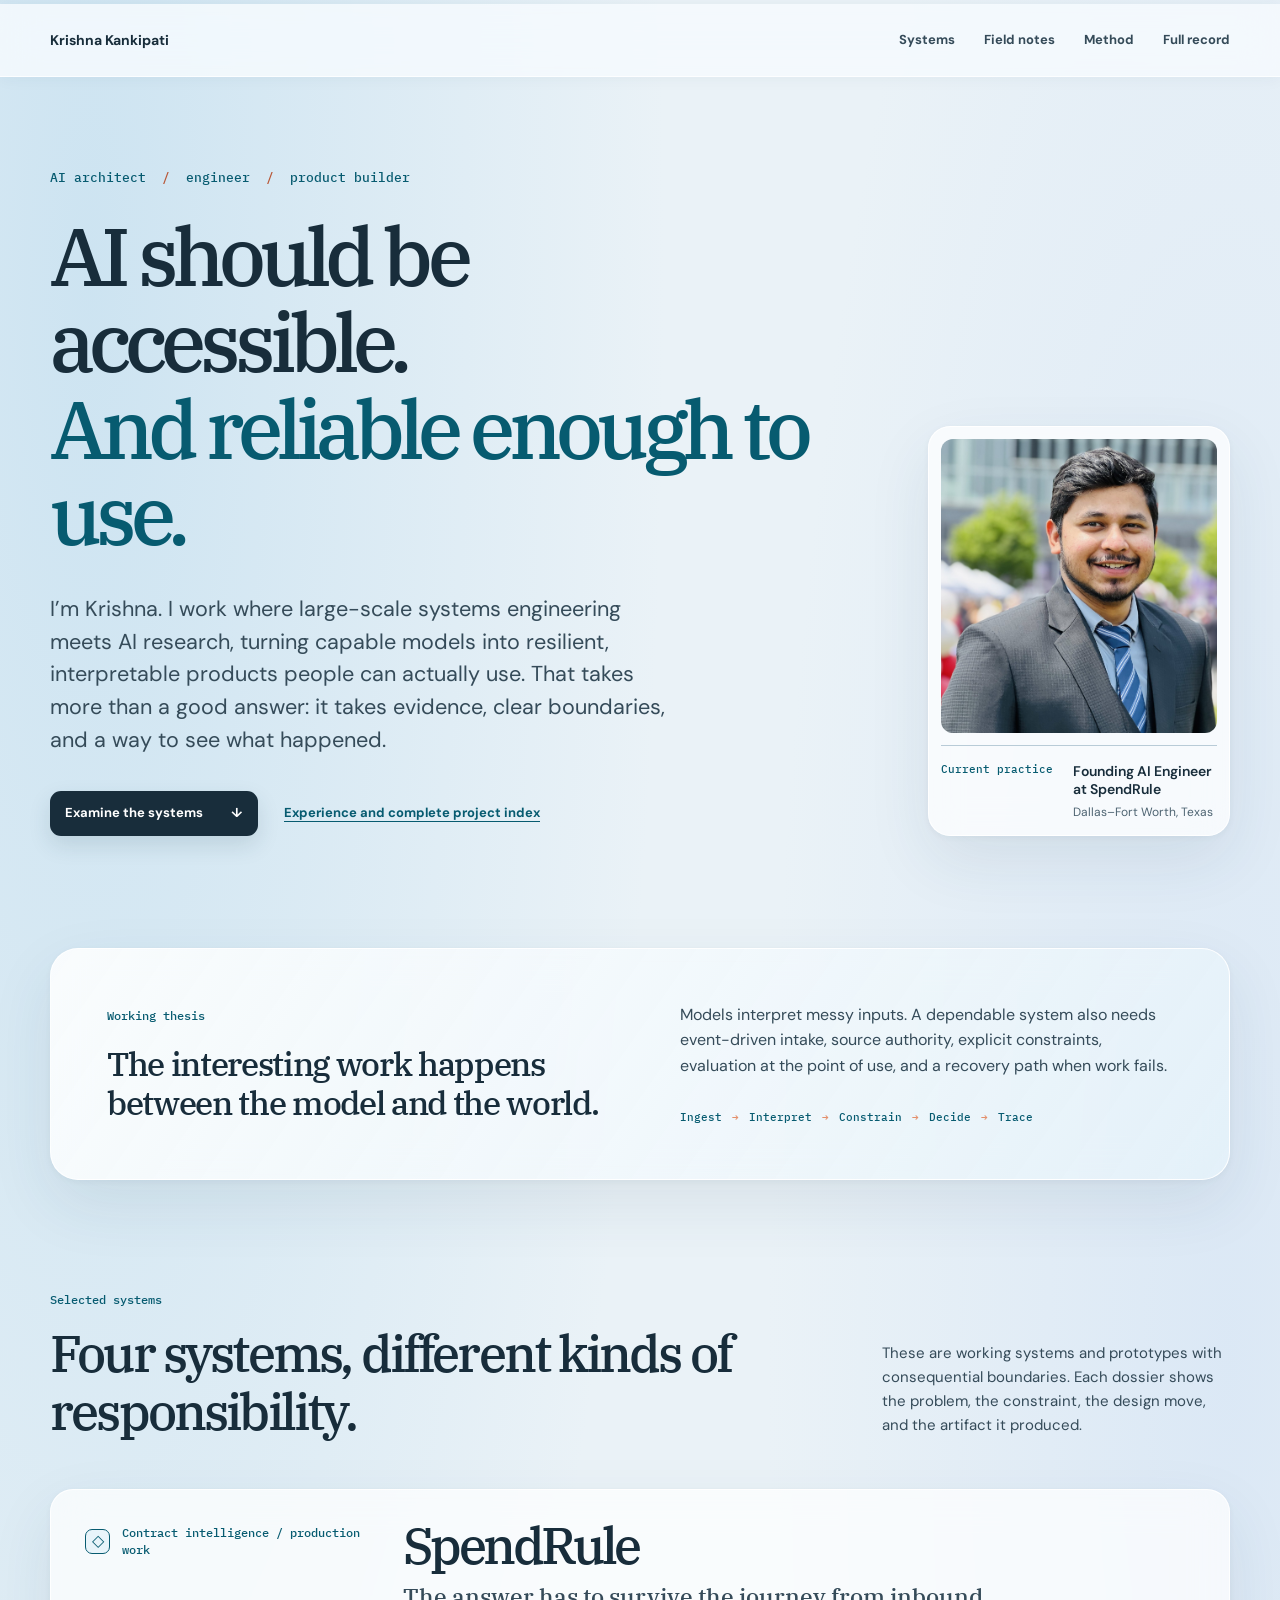
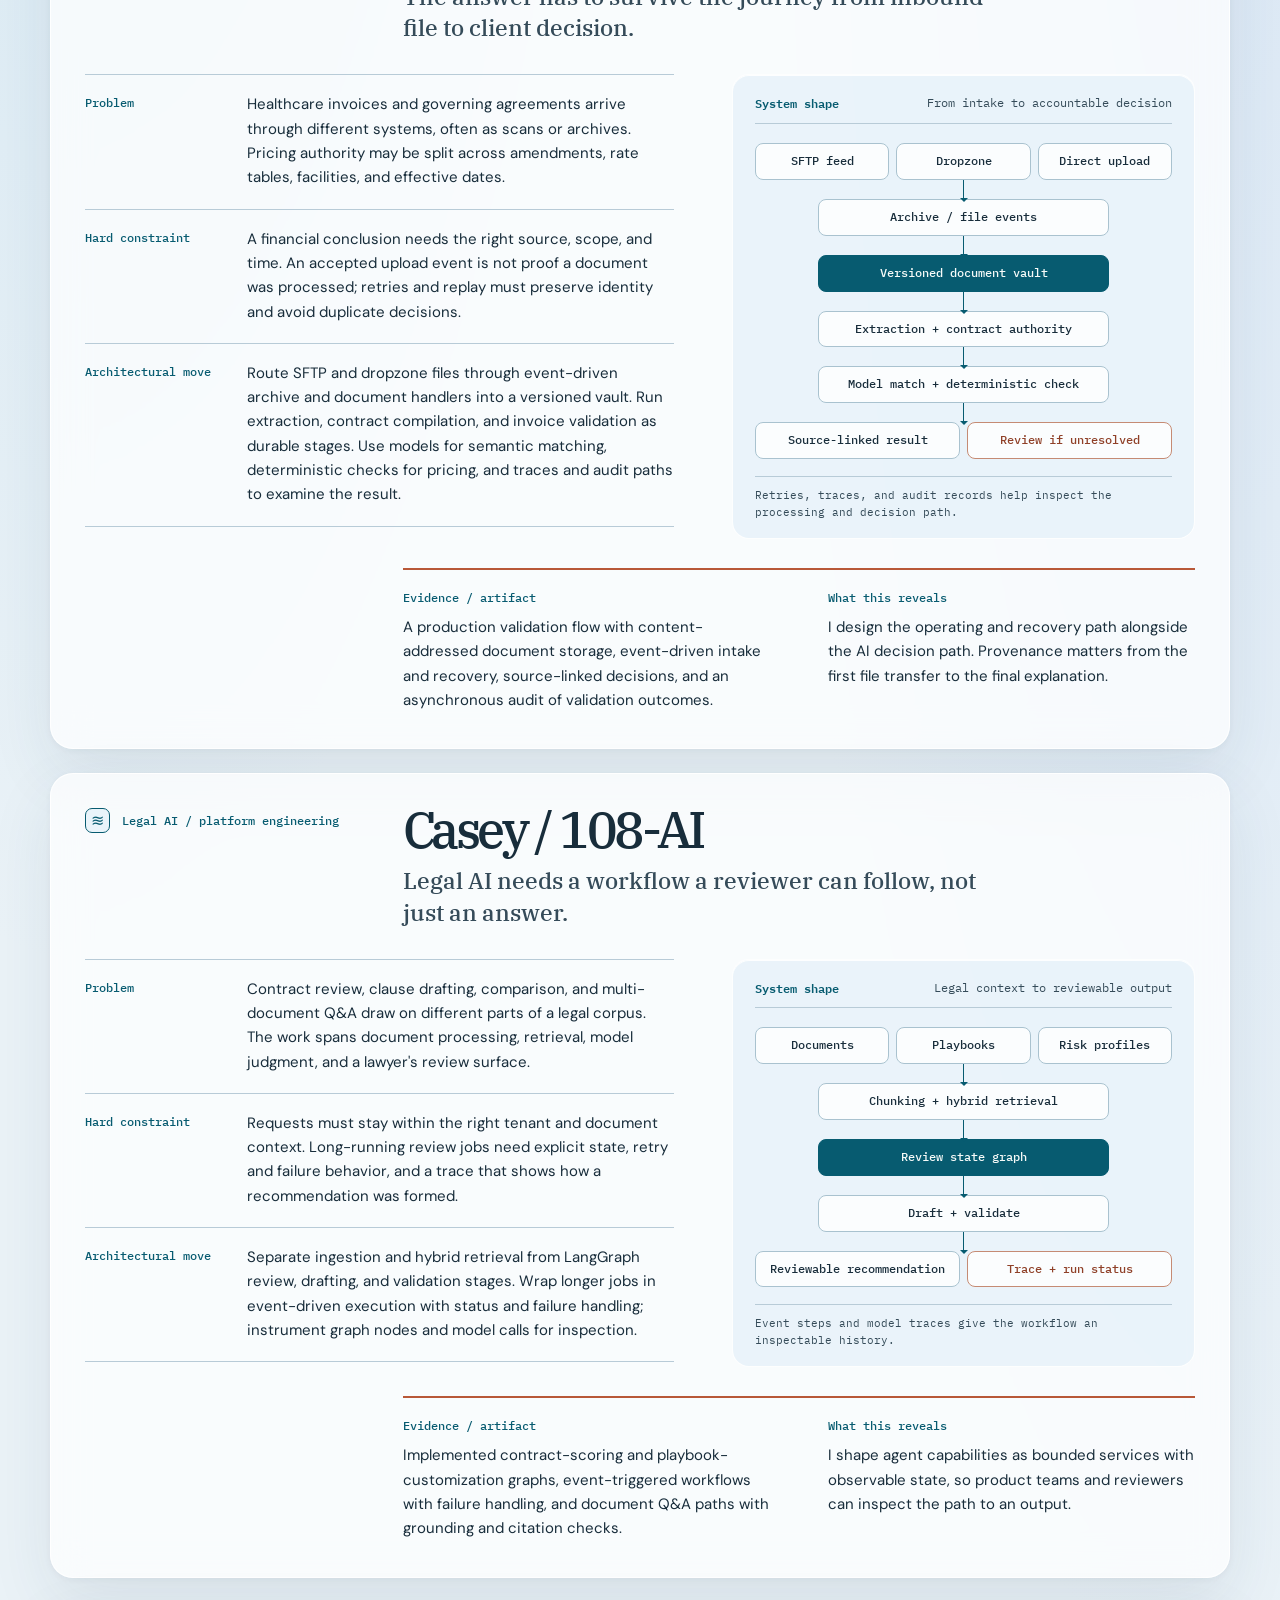
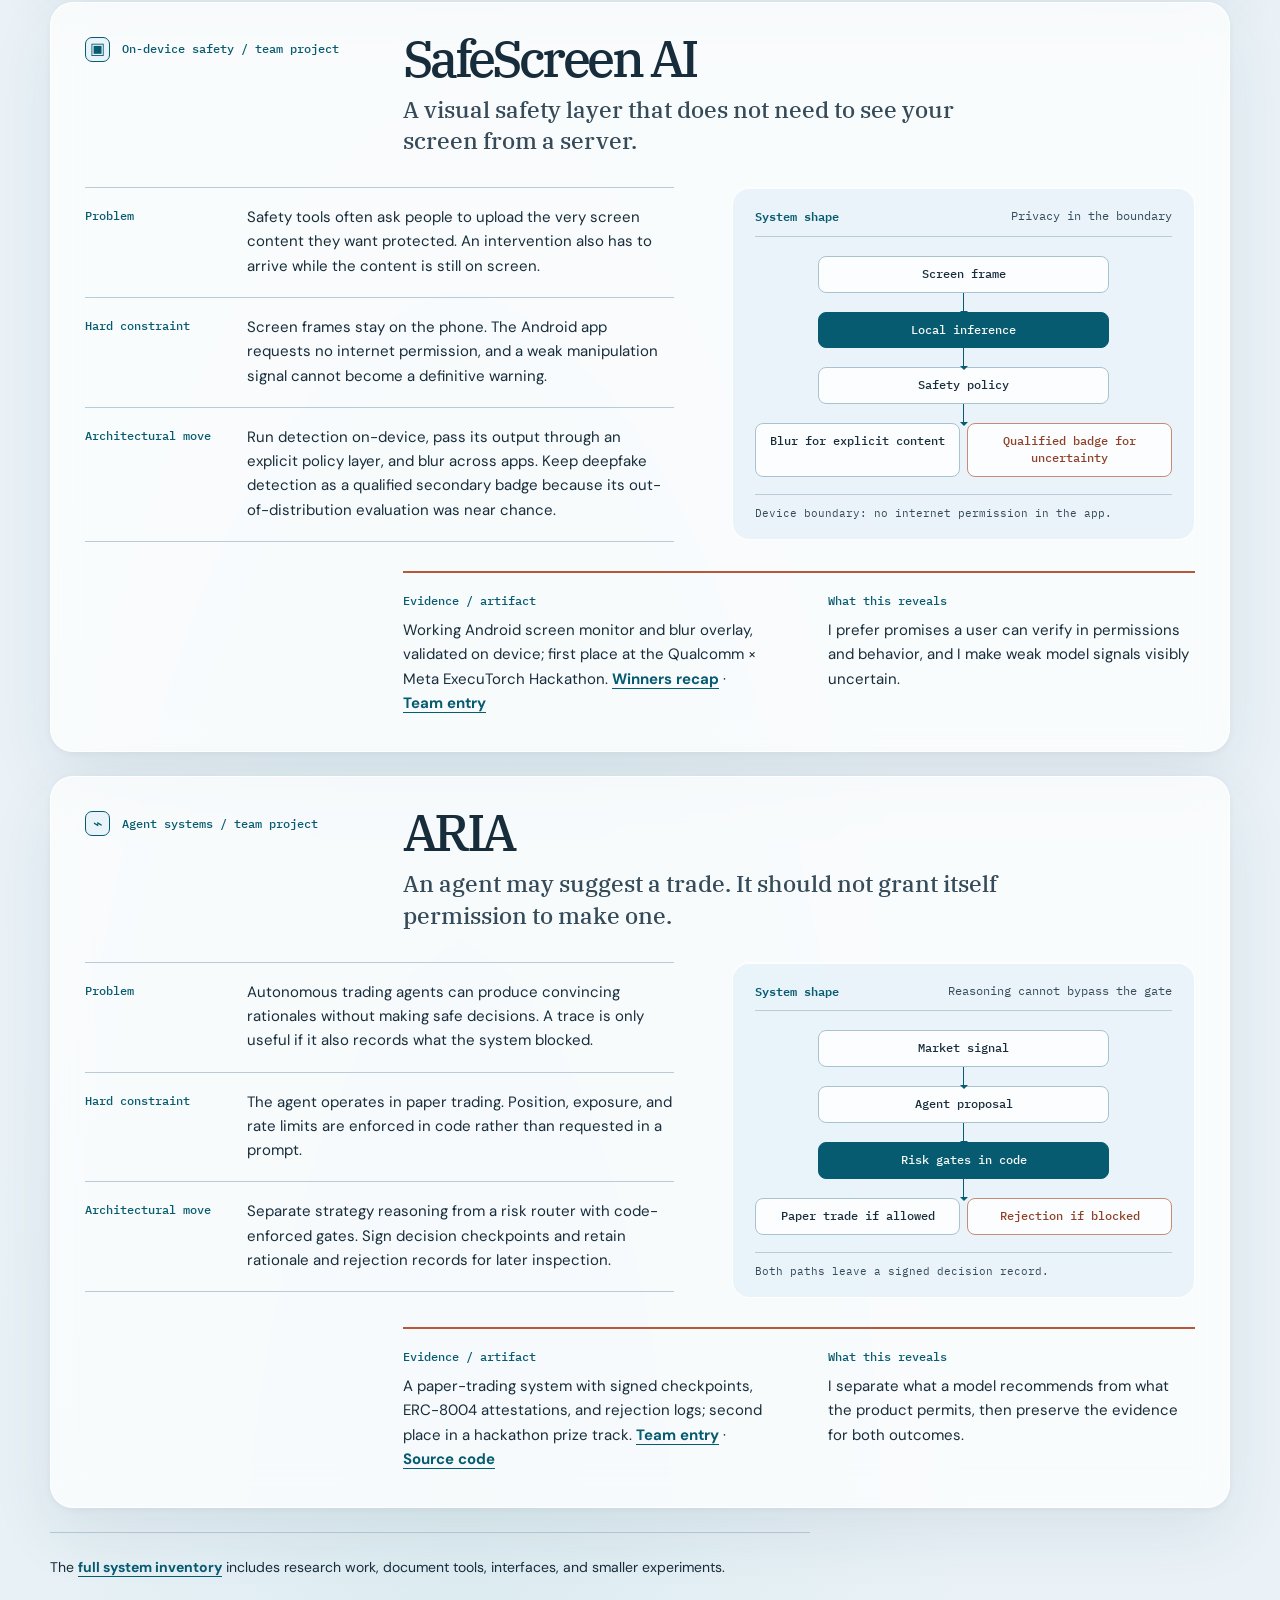
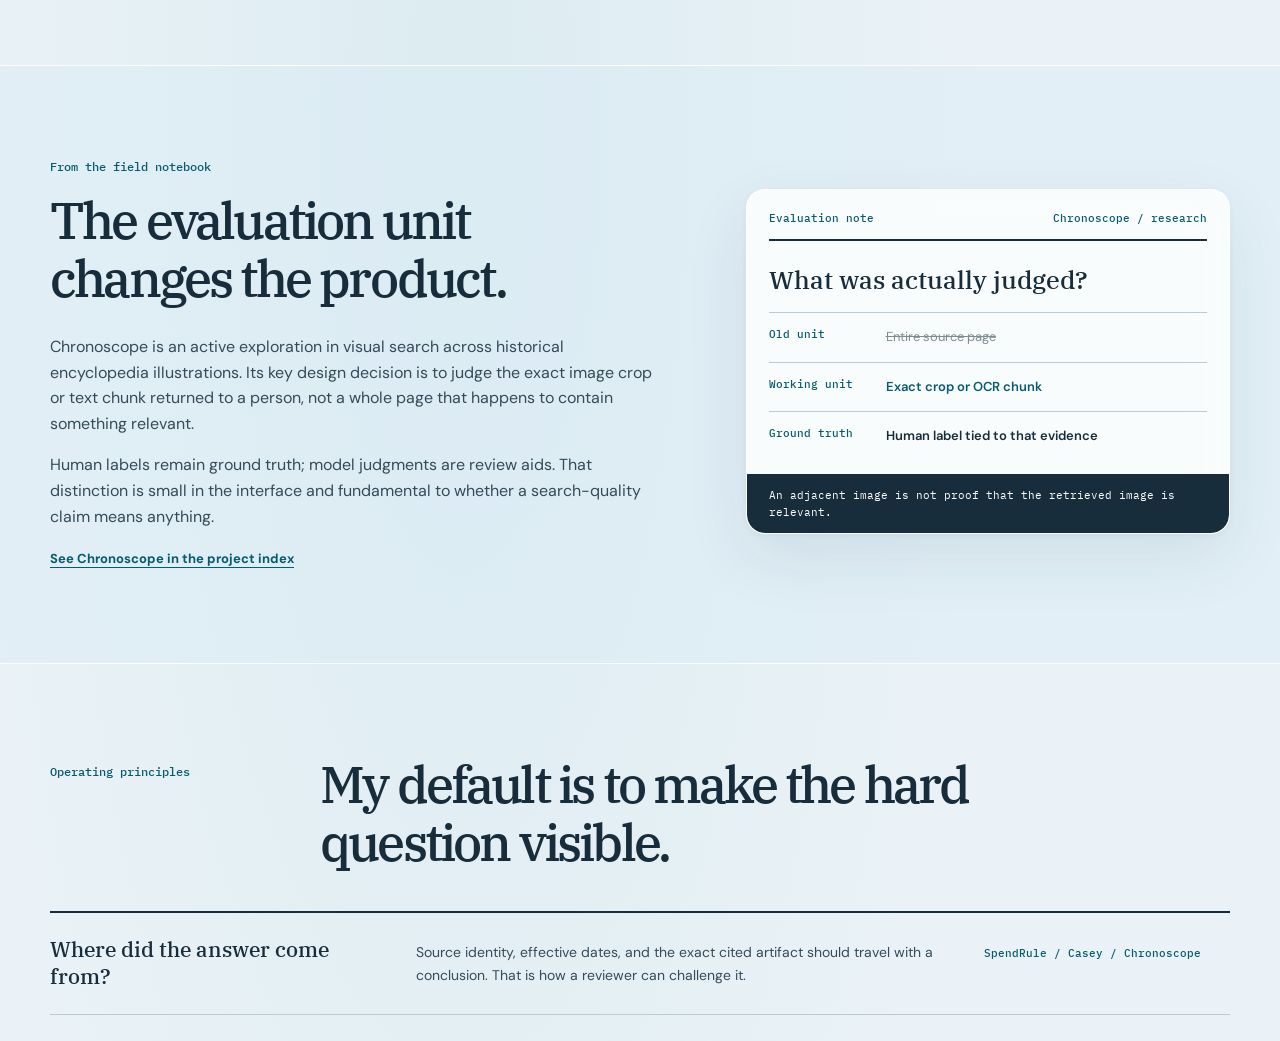
<file: work.html>
<!doctype html>
<html lang="en"><head><meta charset="utf-8"><meta name="viewport" content="width=device-width,initial-scale=1"><meta http-equiv="refresh" content="0;url=index.html#systems"><link rel="canonical" href="https://krishna2709.github.io/portfolio/"><title>Projects — Krishna Kankipati</title></head><body><p>Explore the <a href="index.html#systems">flagship systems</a>.</p></body></html>
</file>
<file: styles.css>
:root {
  --paper: #eaf2f7;
  --panel: #f9fcff;
  --wash: #e4eff6;
  --ink: #182d3b;
  --ink-soft: #354b59;
  --muted: #4d6371;
  --rule: #b8cbd7;
  --signal: #b85838;
  --teal: #075b70;
  --glass: rgba(255, 255, 255, .72);
  --glass-edge: rgba(255, 255, 255, .9);
  --glass-shadow: 0 24px 65px rgba(35, 71, 94, .09), 0 2px 8px rgba(35, 71, 94, .05);
  --serif: "IBM Plex Serif", Georgia, serif;
  --sans: "DM Sans", Arial, sans-serif;
  --mono: "IBM Plex Mono", monospace;
}
* { box-sizing: border-box; }
html { scroll-behavior: smooth; }
section[id], article[id] { scroll-margin-top: 100px; }
body { margin: 0; background: radial-gradient(ellipse 60% 45% at 7% 4%, rgba(173, 212, 235, .48), transparent 75%), radial-gradient(ellipse 50% 40% at 96% 20%, rgba(207, 224, 244, .55), transparent 72%), radial-gradient(ellipse 55% 34% at 36% 72%, rgba(198, 226, 230, .38), transparent 74%), var(--paper); color: var(--ink); font: 16px/1.6 var(--sans); }
a { color: var(--teal); text-underline-offset: 4px; }
a:hover { text-decoration-thickness: 2px; }
a:focus-visible, button:focus-visible { outline: 3px solid var(--signal); outline-offset: 4px; }
p { max-width: 76ch; }
.container { width: min(calc(100% - 72px), 1180px); margin-inline: auto; }
.skip-link { position: absolute; top: -60px; left: 16px; z-index: 10; padding: 8px 12px; background: var(--panel); }
.skip-link:focus { top: 12px; }
.section-marker { display: inline-block; color: var(--teal); font: 500 12px/1.4 var(--mono); }
.site-header { position: sticky; top: 0; z-index: 30; border-bottom: 1px solid rgba(255, 255, 255, .72); background: rgba(245, 250, 253, .88); -webkit-backdrop-filter: blur(18px) saturate(140%); backdrop-filter: blur(18px) saturate(140%); box-shadow: 0 1px 16px rgba(31, 64, 86, .05); }
.header-row { min-height: 72px; display: flex; align-items: center; justify-content: space-between; gap: 28px; }
.site-mark { color: var(--ink); text-decoration: none; font-size: 14px; font-weight: 700; white-space: nowrap; }
.site-header nav { display: flex; gap: 29px; align-items: center; flex-wrap: wrap; }
.site-header nav a { color: var(--ink-soft); text-decoration: none; font-size: 13px; font-weight: 700; }
.site-header nav a:hover { color: var(--teal); text-decoration: underline; }
.site-footer { background: var(--ink); color: #dce9e5; }
.footer-row { min-height: 66px; display: flex; justify-content: space-between; align-items: center; gap: 20px; font: 12px var(--mono); }
.footer-row a { color: #dce9e5; }

/* Cover sheet */
.cover { display: grid; grid-template-columns: minmax(0, 1.6fr) minmax(255px, .62fr); gap: 100px; padding-top: 96px; padding-bottom: 102px; align-items: end; }
.cover-kicker { margin: 0 0 27px; color: var(--teal); font: 500 13px var(--mono); }
.cover-kicker span { color: var(--signal); padding: 0 8px; }
.cover h1 { max-width: 900px; margin: 0; font: 500 clamp(3.65rem, 6.4vw, 6.3rem)/1.055 var(--serif); letter-spacing: -.073em; }
.cover h1 span { color: var(--teal); }
.cover-intro { max-width: 630px; margin: 34px 0 0; font-size: clamp(1.15rem, 1.7vw, 1.35rem); line-height: 1.52; color: var(--ink-soft); }
.cover-links { display: flex; gap: 26px; flex-wrap: wrap; align-items: center; margin-top: 34px; font-size: 13px; font-weight: 700; }
.cover-links .primary-link { display: inline-flex; gap: 28px; align-items: center; justify-content: space-between; padding: 12px 15px; background: var(--ink); color: white; text-decoration: none; }
.cover-links .primary-link:hover { background: var(--teal); }
.cover-identity { padding: 12px; border: 1px solid var(--glass-edge); border-radius: 22px; background: var(--glass); box-shadow: var(--glass-shadow); -webkit-backdrop-filter: blur(16px); backdrop-filter: blur(16px); }
.cover-identity img { display: block; width: 100%; height: 294px; object-fit: cover; object-position: center 30%; }
.identity-caption { display: grid; grid-template-columns: 1fr 1.2fr; column-gap: 12px; padding-top: 16px; border-top: 1px solid var(--rule); margin-top: 12px; }
.identity-caption span { font: 500 11px/1.4 var(--mono); color: var(--teal); }
.identity-caption strong { font: 600 14px/1.35 var(--sans); }
.identity-caption p { grid-column: 2; margin: 4px 0 0; color: var(--muted); font-size: 12px; }
.system-thesis { color: var(--ink); background: transparent; }
.thesis-grid { display: grid; grid-template-columns: 1fr 1fr; gap: 80px; padding-top: 64px; padding-bottom: 68px; }
.system-thesis .section-marker { color: var(--teal); }
.thesis-lead h2 { margin: 18px 0 0; font: 500 clamp(1.8rem, 2.6vw, 2.6rem)/1.17 var(--serif); letter-spacing: -.04em; }
.thesis-detail p { margin: 0 0 32px; max-width: 520px; color: var(--ink-soft); }
.trace-line { display: flex; gap: 0; flex-wrap: wrap; align-items: center; }
.trace-line span { display: flex; align-items: center; color: var(--teal); font: 500 11px/1.4 var(--mono); }
.trace-line span:not(:last-child)::after { content: "→"; margin: 0 10px; color: #e38e6a; }

/* System dossiers */
.systems { padding-top: 106px; padding-bottom: 86px; }
.section-heading { display: grid; grid-template-columns: 1.35fr .65fr; gap: 110px; align-items: end; margin-bottom: 48px; }
.section-heading h2, .notebook h2, .method h2, .closing h2 { margin: 14px 0 0; font: 500 clamp(2.4rem, 4vw, 4.1rem)/1.13 var(--serif); letter-spacing: -.055em; }
.section-heading > p { margin: 0 0 4px; color: var(--ink-soft); font-size: 15px; }
.dossier { border-top: 2px solid var(--ink); padding: 27px 0 53px; }
.dossier-heading { display: grid; grid-template-columns: 280px 1fr; gap: 38px; align-items: start; margin-bottom: 31px; }
.dossier-id { display: flex; align-items: center; gap: 12px; padding-top: 4px; color: var(--teal); font: 500 12px/1.45 var(--mono); }
.dossier-glyph { display: inline-flex; align-items: center; justify-content: center; width: 25px; height: 25px; border: 1px solid var(--teal); font: 16px/1 var(--sans); flex: none; }
.dossier-heading h3 { margin: 0; font: 500 clamp(2.7rem, 4vw, 4rem)/1 var(--serif); letter-spacing: -.07em; }
.dossier-heading p { margin: 10px 0 0; max-width: 600px; color: var(--ink-soft); font: 500 clamp(1.15rem, 1.8vw, 1.5rem)/1.35 var(--serif); }
.dossier-body { display: grid; grid-template-columns: minmax(0, 1.12fr) minmax(350px, .88fr); gap: 58px; }
.dossier-story { border-top: 1px solid var(--rule); }
.anatomy-item { display: grid; grid-template-columns: 140px 1fr; gap: 22px; padding: 17px 0 19px; border-bottom: 1px solid var(--rule); }
.anatomy-item h4, .dossier-bottom h4 { margin: 2px 0 0; color: var(--teal); font: 500 12px/1.5 var(--mono); }
.anatomy-item p, .dossier-bottom p { margin: 0; font-size: 15px; line-height: 1.62; }
.system-figure { margin: 0; border: 1px solid rgba(255, 255, 255, .9); border-radius: 17px; background: rgba(227, 240, 248, .72); padding: 20px 22px 18px; align-self: start; box-shadow: inset 0 1px 0 rgba(255, 255, 255, .88); }
.system-figure figcaption { display: flex; justify-content: space-between; gap: 15px; border-bottom: 1px solid var(--rule); padding-bottom: 11px; color: var(--teal); font: 600 12px/1.4 var(--mono); }
.system-figure figcaption span { color: var(--ink-soft); font-weight: 400; text-align: right; }
.map { display: flex; flex-direction: column; align-items: center; padding: 19px 0 10px; font: 500 12px/1.4 var(--mono); }
.map-inputs, .map-output { display: flex; justify-content: center; gap: 7px; width: 100%; }
.map-inputs span, .map-output span, .map-stage { display: block; padding: 9px 10px; background: rgba(255, 255, 255, .84); border: 1px solid #a9c2cf; border-radius: 8px; text-align: center; }
.map-inputs span { flex: 1; }
.map-stage { min-width: 70%; }
.map-stage.emph { color: #f7fbf9; background: var(--teal); border-color: var(--teal); }
.map-output span { flex: 1; }
.map-output span:last-child { border-color: #c58b74; color: #8f4028; }
.map-connector { width: 1px; height: 19px; background: var(--teal); position: relative; }
.map-connector::after { content: ""; position: absolute; bottom: 0; left: -3px; border: 4px solid transparent; border-top-color: var(--teal); transform: translateY(7px); }
.map-foot { border-top: 1px solid var(--rule); padding-top: 10px; margin: 7px 0 0; color: var(--ink-soft); font: 11px/1.5 var(--mono); }
.dossier-bottom { display: grid; grid-template-columns: 1fr 1fr; gap: 58px; margin: 29px 0 0 318px; padding-top: 17px; border-top: 2px solid var(--signal); }
.dossier-bottom h4 { margin-bottom: 8px; }
.dossier-bottom a { font-weight: 700; white-space: nowrap; }
.inventory-link { margin: 0; padding: 23px 0 0; border-top: 1px solid var(--rule); font-size: 14px; }
.inventory-link a { font-weight: 700; }

/* Research sheet, method and closing */
.notebook { background: rgba(218, 234, 244, .48); border-top: 1px solid rgba(255, 255, 255, .9); border-bottom: 1px solid rgba(255, 255, 255, .9); }
.notebook-grid { display: grid; grid-template-columns: 1fr .8fr; gap: 90px; align-items: center; padding-top: 87px; padding-bottom: 92px; }
.notebook h2 { max-width: 650px; margin-bottom: 26px; }
.notebook-intro p { margin: 0 0 16px; color: var(--ink-soft); }
.notebook-intro > a { font-size: 13px; font-weight: 700; }
.evidence-sheet { background: rgba(255, 255, 255, .8); border: 1px solid var(--glass-edge); border-radius: 19px; box-shadow: var(--glass-shadow); padding: 21px 22px 0; overflow: hidden; -webkit-backdrop-filter: blur(16px); backdrop-filter: blur(16px); }
.sheet-top { display: flex; justify-content: space-between; gap: 15px; padding-bottom: 12px; border-bottom: 2px solid var(--ink); color: var(--teal); font: 500 11px/1.4 var(--mono); }
.sheet-question { font: 500 1.58rem/1.2 var(--serif); padding: 24px 0 17px; }
.sheet-row { display: grid; grid-template-columns: 105px 1fr; gap: 12px; border-top: 1px solid var(--rule); padding: 14px 0; font-size: 13px; }
.sheet-row span { color: var(--teal); font: 500 11px/1.4 var(--mono); }
.sheet-row del { color: #7d8e8e; }
.sheet-row strong { font-weight: 600; }
.sheet-row.selected { color: var(--teal); }
.sheet-bottom { margin: 13px -22px 0; padding: 13px 22px; background: var(--ink); color: white; font: 11px/1.5 var(--mono); }
.method { padding-top: 100px; padding-bottom: 105px; }
.method-intro { display: grid; grid-template-columns: 230px 1fr; gap: 40px; align-items: start; margin-bottom: 40px; }
.method h2 { margin-top: -8px; max-width: 760px; }
.method-list { border-top: 2px solid var(--ink); }
.method-list > div { display: grid; grid-template-columns: minmax(210px, .75fr) minmax(0, 1.2fr) minmax(150px, .55fr); gap: 30px; padding: 23px 0; border-bottom: 1px solid var(--rule); align-items: baseline; }
.method-list h3 { margin: 0; font: 500 1.3rem/1.3 var(--serif); }
.method-list p { margin: 0; color: var(--ink-soft); font-size: 14px; }
.method-list span { color: var(--teal); font: 500 11px/1.5 var(--mono); }
.closing { background: transparent; }
.closing-grid { display: grid; grid-template-columns: 1fr 1fr; gap: 90px; padding-top: 91px; padding-bottom: 98px; }
.closing h2 { max-width: 560px; }
.closing-grid > div:last-child p { margin: 0 0 18px; color: var(--ink-soft); }
.closing-links { display: flex; gap: 14px 26px; flex-wrap: wrap; margin-top: 30px; font-size: 13px; font-weight: 700; }

/* Work record */
.cv { padding-top: 67px; padding-bottom: 75px; }
.cv-header { display: grid; grid-template-columns: 1fr 164px; gap: 15px 45px; border-bottom: 3px solid var(--ink); padding-bottom: 32px; }
.cv-title-block h1 { margin: 12px 0 10px; font: 500 clamp(2.9rem, 5vw, 4.6rem)/1.05 var(--serif); letter-spacing: -.065em; }
.cv-subtitle { max-width: 740px; margin: 0 0 15px; font-size: 18px; color: var(--ink-soft); }
.location { margin: 0; color: var(--muted); font: 12px var(--mono); }
.cv-identity { display: flex; flex-direction: column; gap: 12px; align-items: stretch; }
.portrait { display: block; width: 100%; height: 175px; object-fit: cover; object-position: center 30%; }
.print-button { border: 1px solid var(--ink); background: transparent; color: var(--ink); padding: 8px; font: 700 12px var(--sans); cursor: pointer; text-align: center; text-decoration: none; }
.print-button:hover { background: var(--ink); color: white; }
.contact-links { display: flex; gap: 22px; flex-wrap: wrap; grid-column: 1 / -1; font-size: 13px; font-weight: 700; }
.cv-section { display: grid; grid-template-columns: 195px minmax(0, 1fr); gap: 50px; padding: 33px 0; border-bottom: 1px solid var(--rule); scroll-margin-top: 20px; }
.cv-section > h2 { margin: 0; font: 500 13px/1.4 var(--mono); color: var(--teal); }
.section-body > p:first-child { margin-top: 0; }
.summary .section-body { max-width: 870px; }
.entry { border-bottom: 1px solid #cbd6d3; padding-bottom: 22px; margin-bottom: 22px; break-inside: avoid; }
.entry:last-child { border: 0; padding: 0; margin: 0; }
.entry-head { display: flex; align-items: baseline; justify-content: space-between; gap: 25px; }
.entry h3 { margin: 0; font: 600 17px/1.35 var(--sans); }
.organization { margin: 1px 0 0; color: var(--teal); font-size: 13px; font-weight: 700; }
.entry time, .entry-type { flex: none; color: var(--muted); font: 500 12px/1.4 var(--mono); text-align: right; }
.entry ul { margin: 10px 0 0; padding-left: 19px; }
.entry li { margin: 4px 0; }
.entry li::marker { color: var(--signal); }
.award > p { margin: 10px 0 0; }
.award-rank { display: inline-block; padding: 2px 7px; margin-left: 6px; vertical-align: middle; background: var(--wash); color: var(--teal); font: 500 11px var(--mono); }
.skill-list > div { display: grid; grid-template-columns: 170px 1fr; gap: 20px; padding: 11px 0; border-bottom: 1px solid #cbd6d3; }
.skill-list > div:last-child { border: 0; }
.skill-list h3 { margin: 0; font-size: 13px; }
.skill-list p { margin: 0; }
.credential-list { padding-left: 19px; margin: 0 0 16px; }
.credential-list li { margin: 4px 0; }
.writing { margin-bottom: 0; }
.inventory-intro { max-width: 750px; color: var(--ink-soft); font-size: 14px; }
.inventory-group { margin-top: 30px; }
.inventory-group > h3 { margin: 0; padding: 9px 0; border-bottom: 2px solid var(--ink); color: var(--teal); font: 500 12px/1.4 var(--mono); }
.inventory-row { display: grid; grid-template-columns: 180px minmax(0, 1fr) 165px; gap: 22px; align-items: baseline; padding: 13px 0; border-bottom: 1px solid var(--rule); }
.inventory-row > div > a, .inventory-row > div > strong { display: block; color: var(--ink); font-size: 14px; font-weight: 700; }
.inventory-row small { display: block; margin-top: 2px; color: var(--muted); font-size: 11px; line-height: 1.4; }
.inventory-row p { margin: 0; font-size: 13px; line-height: 1.5; }
.inventory-row > span { color: var(--teal); font: 500 10px/1.4 var(--mono); text-align: right; }
.inventory-outro { margin-bottom: 0; font-size: 13px; font-weight: 700; }

/* Frosted reading surfaces keep the dossier structure legible. */
.thesis-grid, .dossier, .closing-grid, .site-cv .cv {
  border: 1px solid var(--glass-edge);
  background: var(--glass);
  box-shadow: var(--glass-shadow);
  -webkit-backdrop-filter: blur(18px);
  backdrop-filter: blur(18px);
}
.thesis-grid { margin-top: 10px; border-radius: 28px; padding: 53px 56px; background: linear-gradient(125deg, rgba(255, 255, 255, .85), rgba(230, 243, 250, .74)); }
.cover-links .primary-link { border-radius: 11px; box-shadow: 0 9px 22px rgba(25, 62, 78, .13); }
.cover-identity img, .portrait { border-radius: 12px; }
.dossier { margin-bottom: 24px; padding: 30px 34px 36px; border-radius: 23px; }
.dossier-glyph { border-radius: 7px; background: rgba(227, 241, 248, .75); }
.dossier-story { border-top-color: var(--rule); }
.map-stage.emph { border-radius: 8px; }
.evidence-sheet .sheet-bottom { border-radius: 0 0 18px 18px; }
.closing-grid { margin-top: 12px; margin-bottom: 46px; padding: 62px 56px; border-radius: 28px; }
.site-cv .cv { margin-top: 28px; margin-bottom: 34px; padding: 48px 54px 62px; border-radius: 28px; }
.print-button { border-radius: 9px; background: rgba(255, 255, 255, .7); }
.award-rank { border-radius: 6px; }

@media (max-width: 980px) {
  .cover { gap: 52px; }
  .section-heading { gap: 50px; }
  .dossier-heading { grid-template-columns: 205px 1fr; }
  .dossier-body { gap: 32px; grid-template-columns: minmax(0, 1fr) minmax(285px, .85fr); }
  .anatomy-item { grid-template-columns: 105px 1fr; gap: 15px; }
  .dossier-bottom { margin-left: 237px; gap: 30px; }
  .notebook-grid, .closing-grid { gap: 50px; }
  .method-list > div { grid-template-columns: .75fr 1.2fr; }
  .method-list span { grid-column: 2; }
  .inventory-row { grid-template-columns: 145px 1fr 135px; gap: 15px; }
}
@media (max-width: 720px) {
  .container { width: min(calc(100% - 36px), 1180px); }
  .header-row { display: block; padding-top: 14px; padding-bottom: 14px; min-height: 66px; }
  .site-mark { display: inline-block; margin-bottom: 9px; }
  .site-header nav { justify-content: flex-start; gap: 4px 14px; }
  .site-header nav a { font-size: 11px; }
  .cover { display: block; padding-top: 62px; padding-bottom: 63px; }
  .cover-kicker { font-size: 11px; margin-bottom: 23px; }
  .cover h1 { font-size: clamp(3.15rem, 11vw, 5rem); }
  .cover-intro { margin-top: 27px; }
  .cover-links { margin-top: 28px; gap: 13px 22px; }
  .cover-identity { margin-top: 55px; display: grid; grid-template-columns: 120px 1fr; gap: 18px; border: 1px solid var(--glass-edge); padding: 10px; }
  .cover-identity img { height: 130px; }
  .identity-caption { display: block; margin: 0; padding-top: 12px; border-top: 3px solid var(--signal); }
  .identity-caption strong { display: block; margin-top: 8px; }
  .identity-caption p { margin-top: 4px; }
  .thesis-grid, .section-heading, .notebook-grid, .closing-grid { display: block; }
  .thesis-grid { padding: 32px 24px; border-radius: 22px; }
  .thesis-detail { margin-top: 24px; }
  .systems { padding-top: 70px; padding-bottom: 66px; }
  .section-heading { margin-bottom: 32px; }
  .section-heading > p { margin-top: 22px; }
  .dossier { padding: 23px 20px 31px; border-radius: 19px; }
  .dossier-heading { display: block; margin-bottom: 23px; }
  .dossier-heading > div:last-child { margin-top: 23px; }
  .dossier-heading h3 { font-size: 3.1rem; }
  .dossier-body { display: flex; flex-direction: column; gap: 25px; }
  .anatomy-item { grid-template-columns: 112px 1fr; }
  .system-figure { order: -1; width: 100%; }
  .dossier-bottom { margin: 25px 0 0; gap: 0; display: block; }
  .dossier-bottom > div + div { margin-top: 22px; }
  .notebook-grid { padding-top: 66px; padding-bottom: 71px; }
  .evidence-sheet { margin: 40px 8px 0 0; }
  .method { padding-top: 73px; padding-bottom: 75px; }
  .method-intro { display: block; }
  .method h2 { margin-top: 15px; }
  .method-list > div { display: block; }
  .method-list p { margin: 11px 0; }
  .closing-grid { padding: 36px 24px; border-radius: 22px; }
  .closing-grid > div:last-child { margin-top: 28px; }
  .footer-row { flex-wrap: wrap; padding-top: 20px; padding-bottom: 20px; }
  .footer-row span:nth-child(2) { display: none; }
  .site-cv .cv { margin-top: 14px; padding: 28px 20px 35px; border-radius: 20px; }
  .cv-header { grid-template-columns: 1fr 95px; gap: 15px; }
  .cv-title-block h1 { font-size: 2.7rem; }
  .cv-subtitle { font-size: 15px; }
  .portrait { height: 105px; }
  .print-button { font-size: 10px; padding: 6px; }
  .cv-section { display: block; padding: 25px 0; }
  .cv-section > h2 { margin-bottom: 18px; }
  .inventory-row { grid-template-columns: 1fr auto; gap: 5px 12px; }
  .inventory-row p { grid-column: 1 / -1; grid-row: 2; }
  .inventory-row > span { align-self: start; max-width: 120px; }
}
@media (max-width: 430px) {
  .site-header nav { gap: 3px 9px; }
  .site-header nav a { font-size: 10px; }
  .cover h1 { font-size: 3.05rem; }
  .trace-line span { margin-bottom: 5px; }
  .anatomy-item { display: block; }
  .anatomy-item h4 { margin-bottom: 7px; }
  .map { font-size: 10px; }
  .map-inputs, .map-output { gap: 4px; }
  .map-inputs span, .map-output span, .map-stage { padding: 7px 5px; }
  .cv-title-block h1 { font-size: 2.1rem; }
  .cv-header { grid-template-columns: 1fr 70px; }
  .portrait { height: 78px; }
  .entry-head { display: block; }
  .entry time, .entry-type { display: block; text-align: left; margin-top: 4px; }
  .skill-list > div { display: block; }
  .skill-list p { margin-top: 3px; }
}
@media print {
  @page { size: letter; margin: .5in; }
  html { scroll-behavior: auto; }
  body { color: #111; background: #fff; font: 9pt/1.38 Arial, sans-serif; }
  .site-cv .cv { margin: 0; padding: 0; border: 0; border-radius: 0; background: #fff; box-shadow: none; -webkit-backdrop-filter: none; backdrop-filter: none; }
  .site-header, .site-footer, .skip-link, .print-button { display: none !important; }
  .container { width: 100%; max-width: none; }
  .cv { padding: 0; }
  .cv-header { grid-template-columns: 1fr 90px; padding-bottom: 14px; }
  .cv-title-block h1 { font-size: 26pt; }
  .cv-subtitle { font-size: 9pt; }
  .portrait { height: 90px; }
  .cv-section { grid-template-columns: 115px 1fr; gap: 16px; padding: 13px 0; break-inside: auto; }
  .cv-section > h2 { font-size: 8pt; }
  .entry { padding-bottom: 9px; margin-bottom: 9px; }
  .entry h3 { font-size: 10pt; }
  .entry ul { margin-top: 5px; }
  .entry li { margin: 2px 0; }
  .inventory-group { margin-top: 15px; }
  .inventory-row { grid-template-columns: 130px 1fr 125px; gap: 9px; padding: 6px 0; break-inside: avoid; }
  .inventory-row p { font-size: 8pt; }
  .inventory-row > span, .inventory-row small { font-size: 7pt; }
  .section-marker, .entry time, .entry-type, .inventory-group > h3 { font-size: 8pt; }
  .skill-list > div { padding: 4px 0; }
  a { color: #111; text-decoration: underline; }
}
@media (prefers-reduced-motion: reduce) { html { scroll-behavior: auto; } }
</file>
